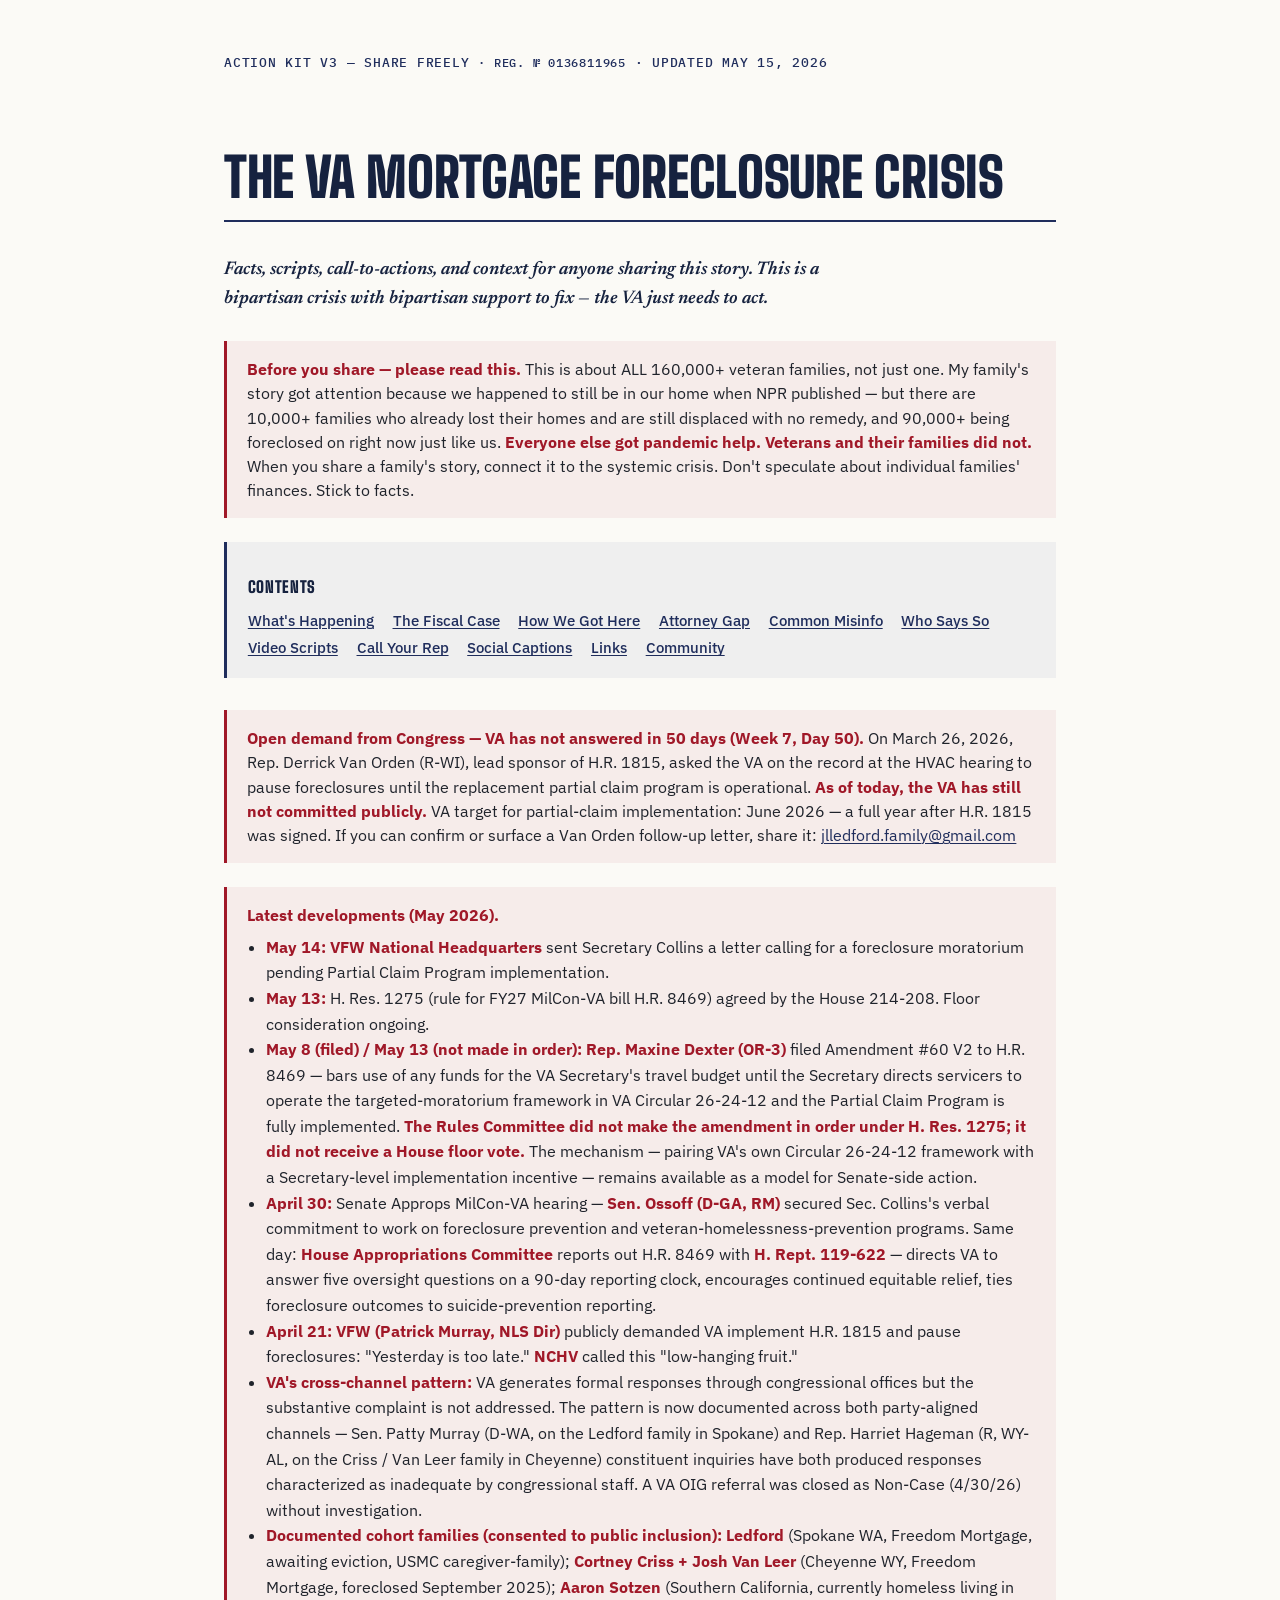
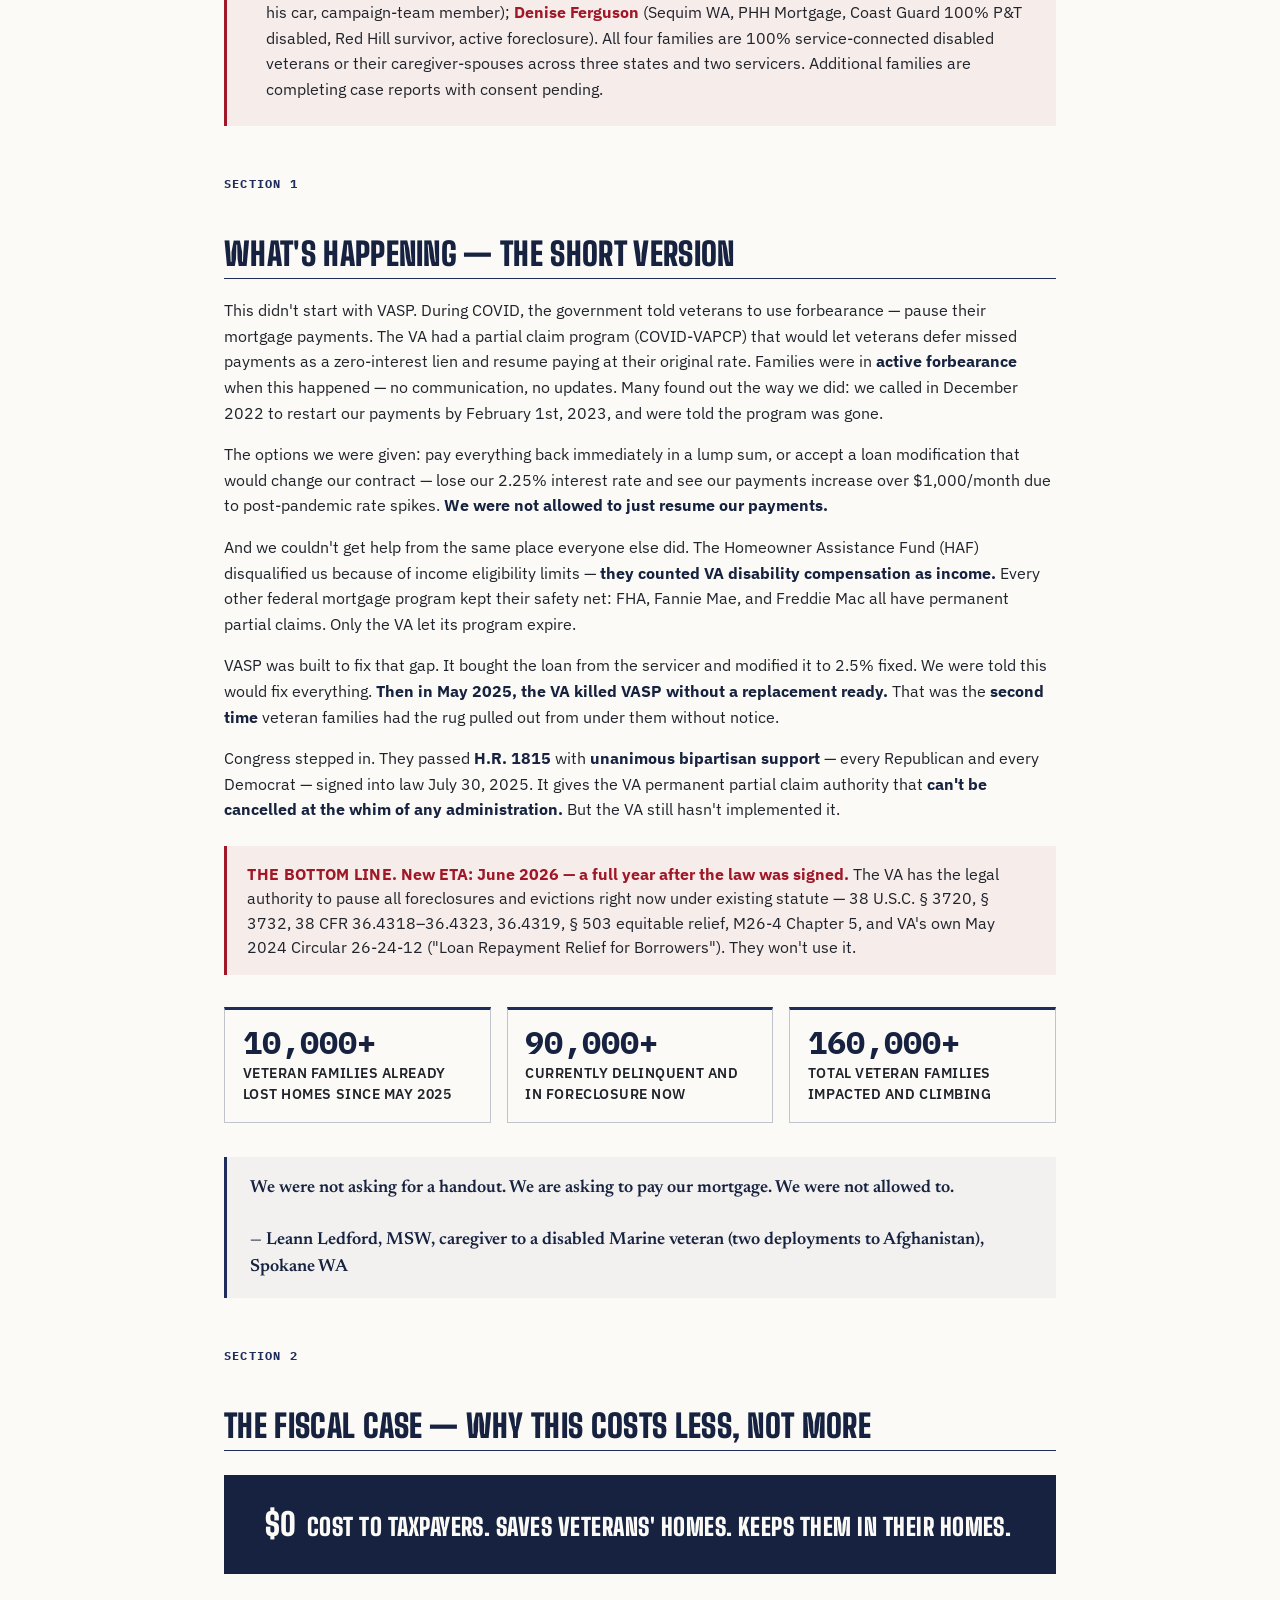
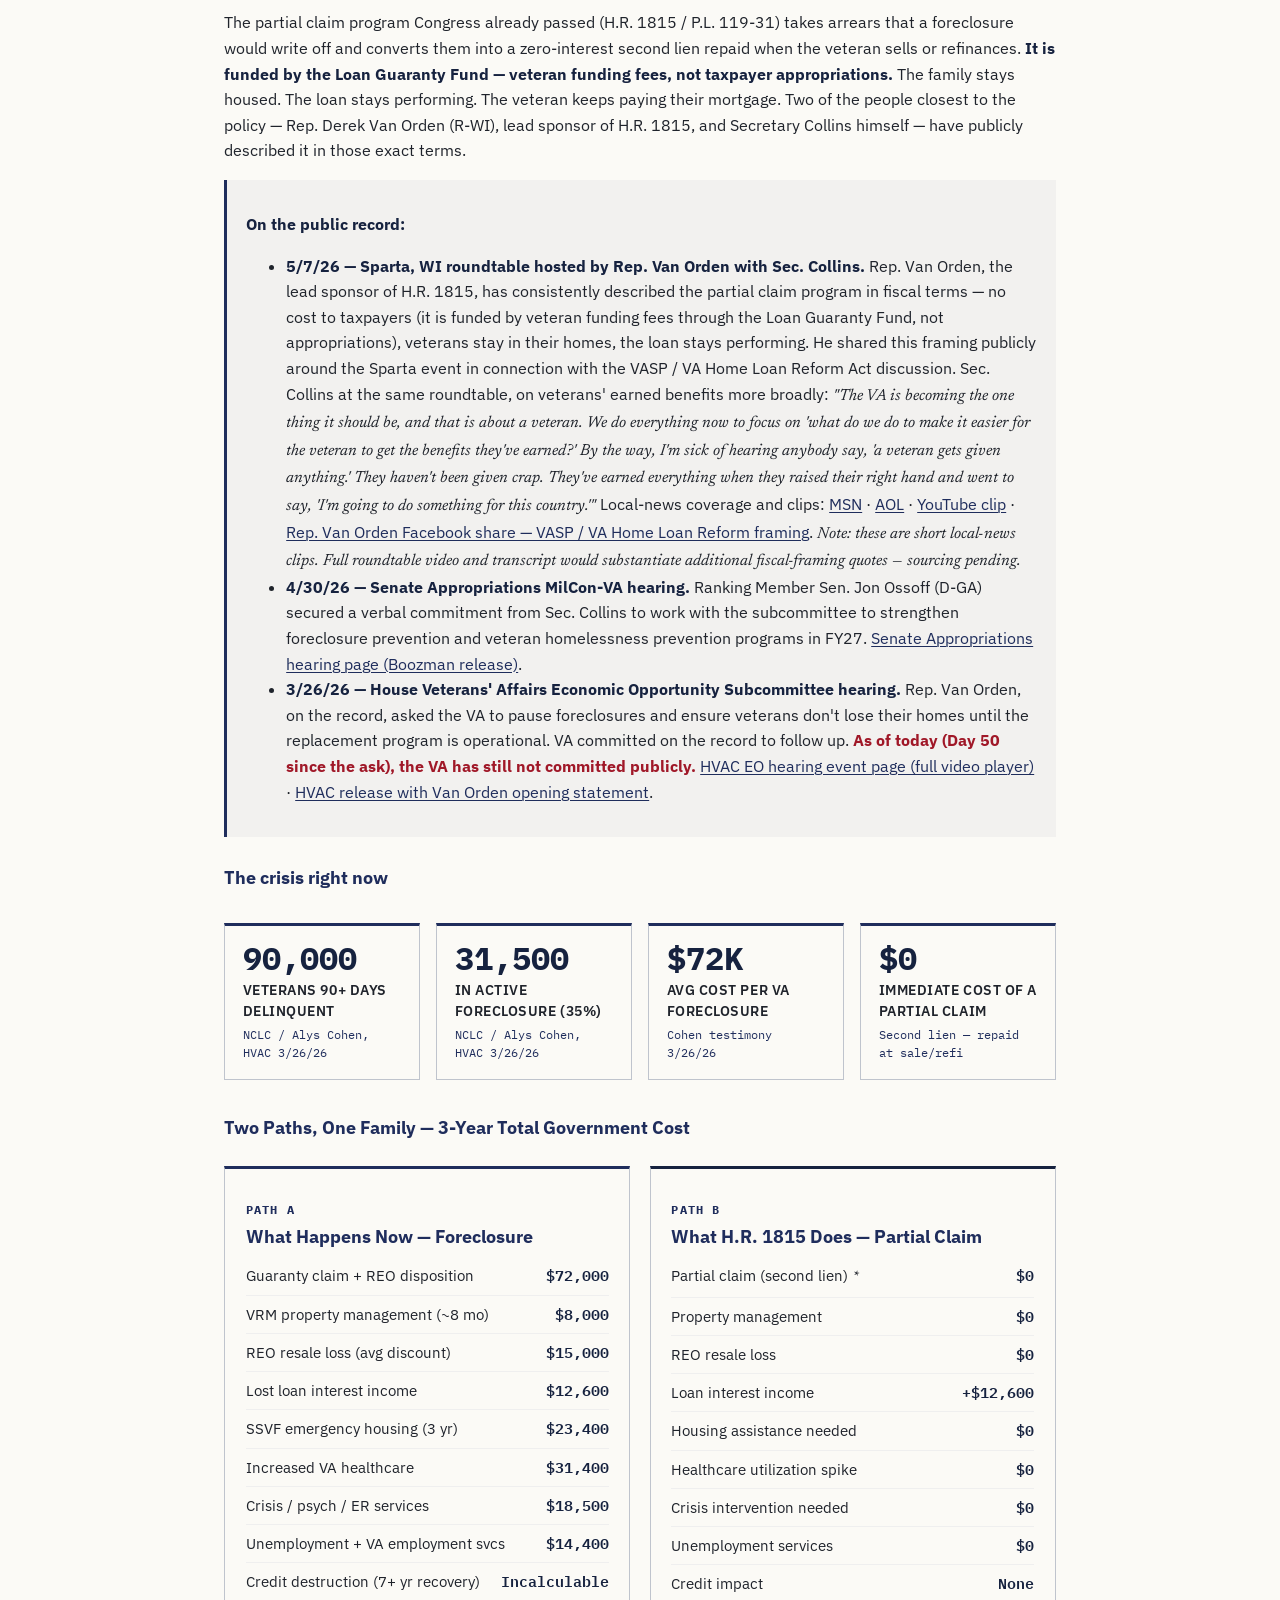
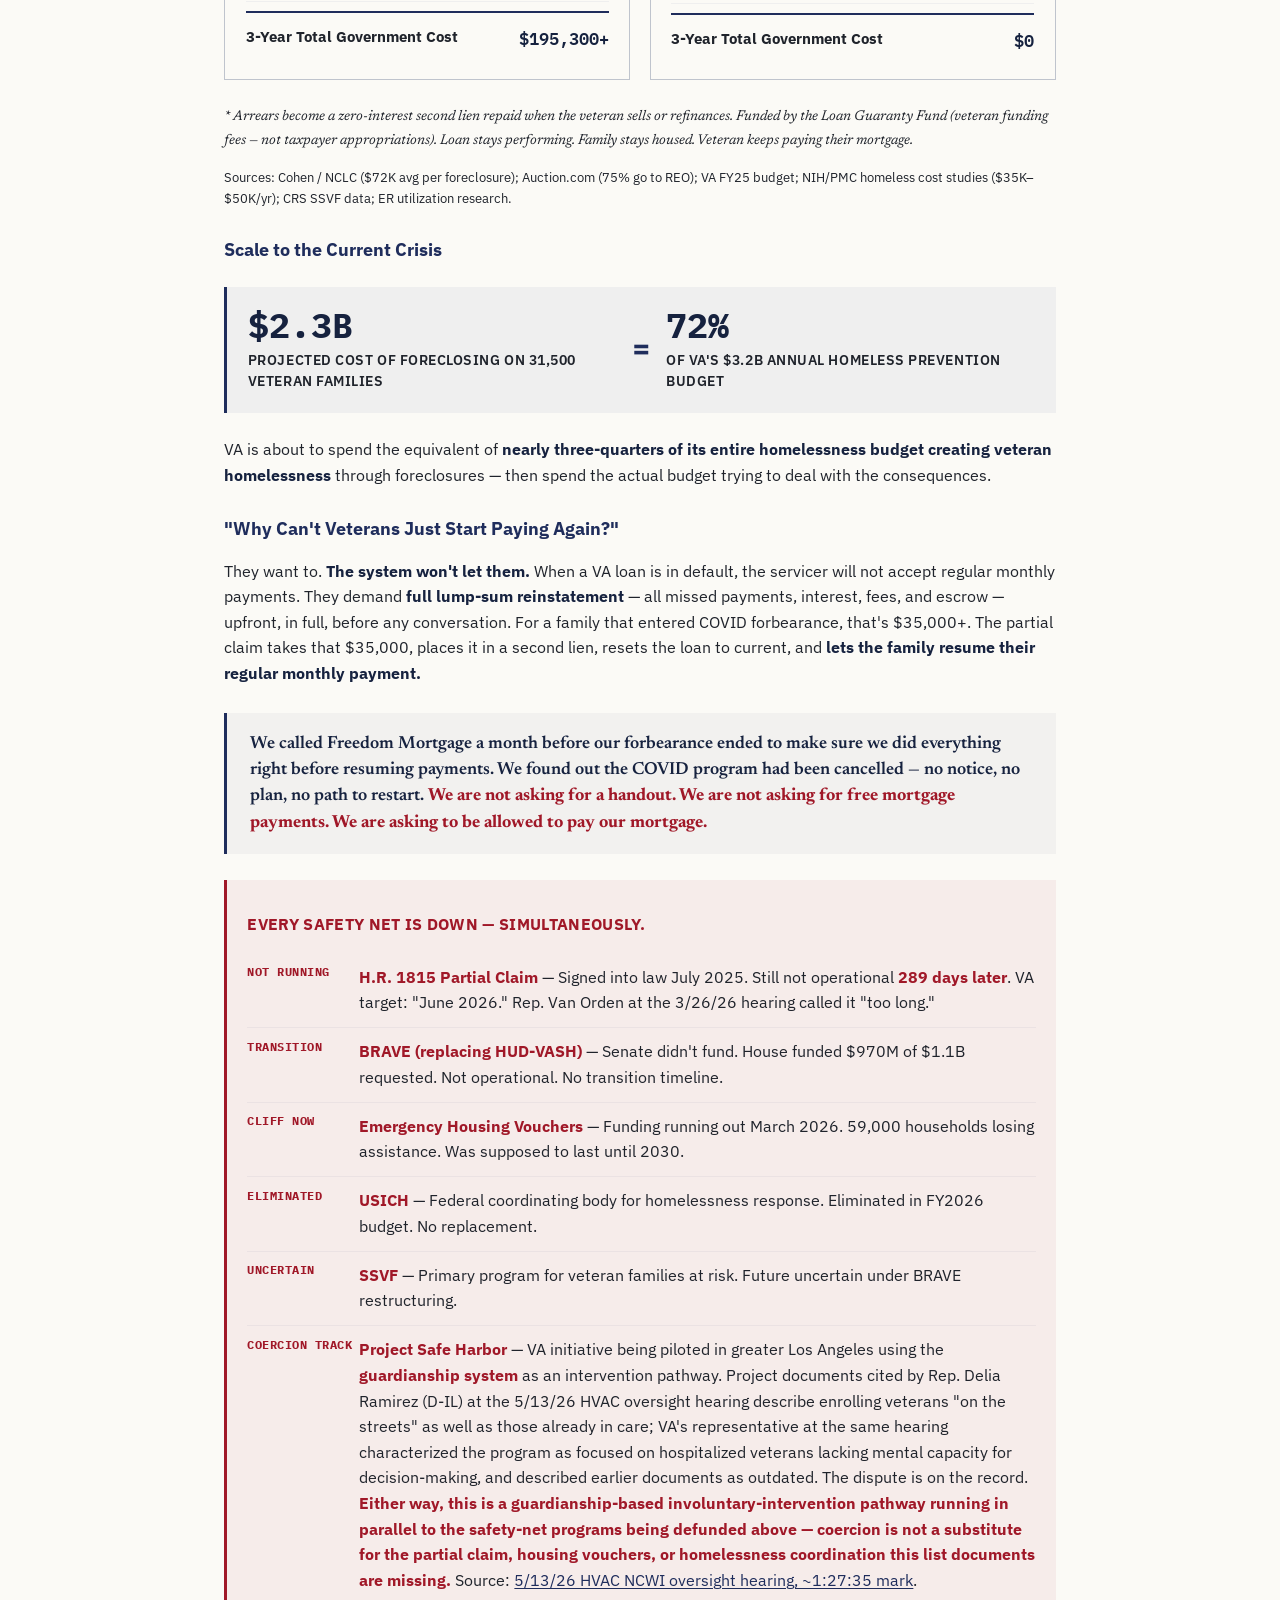
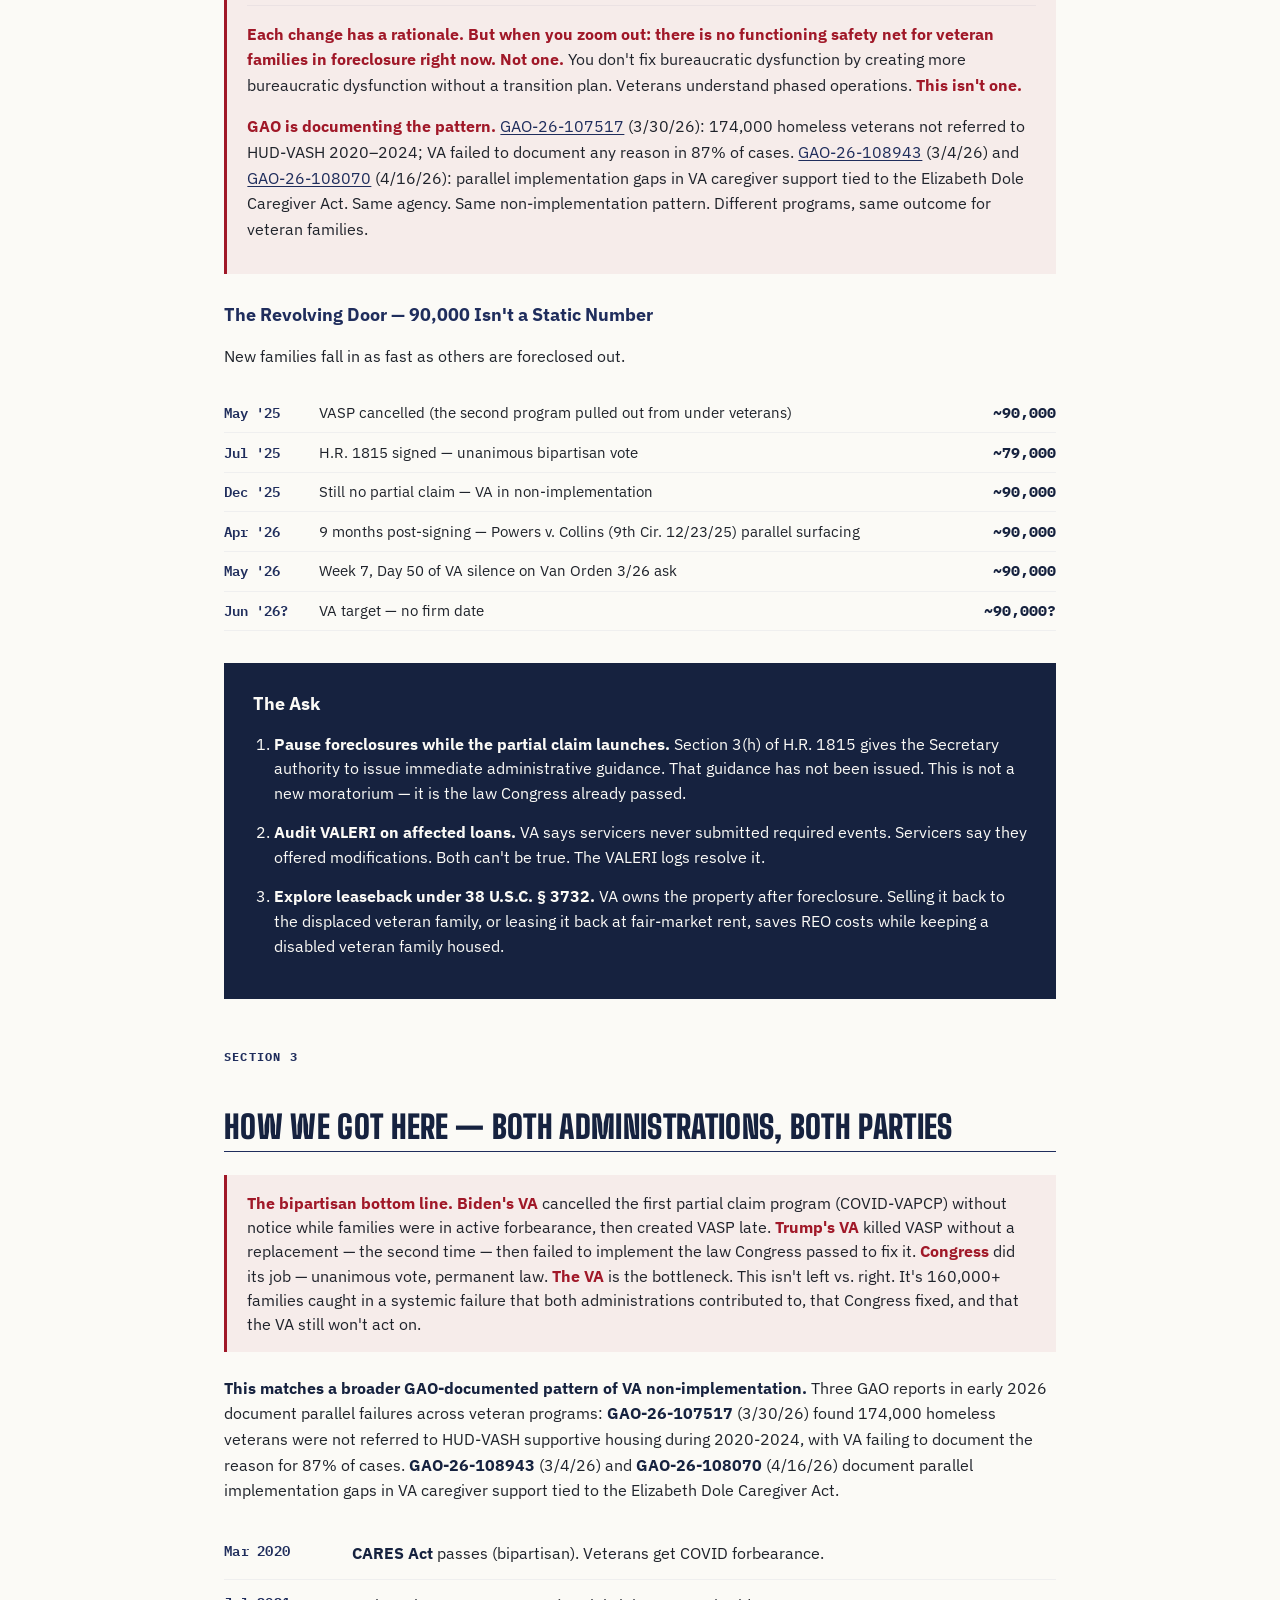
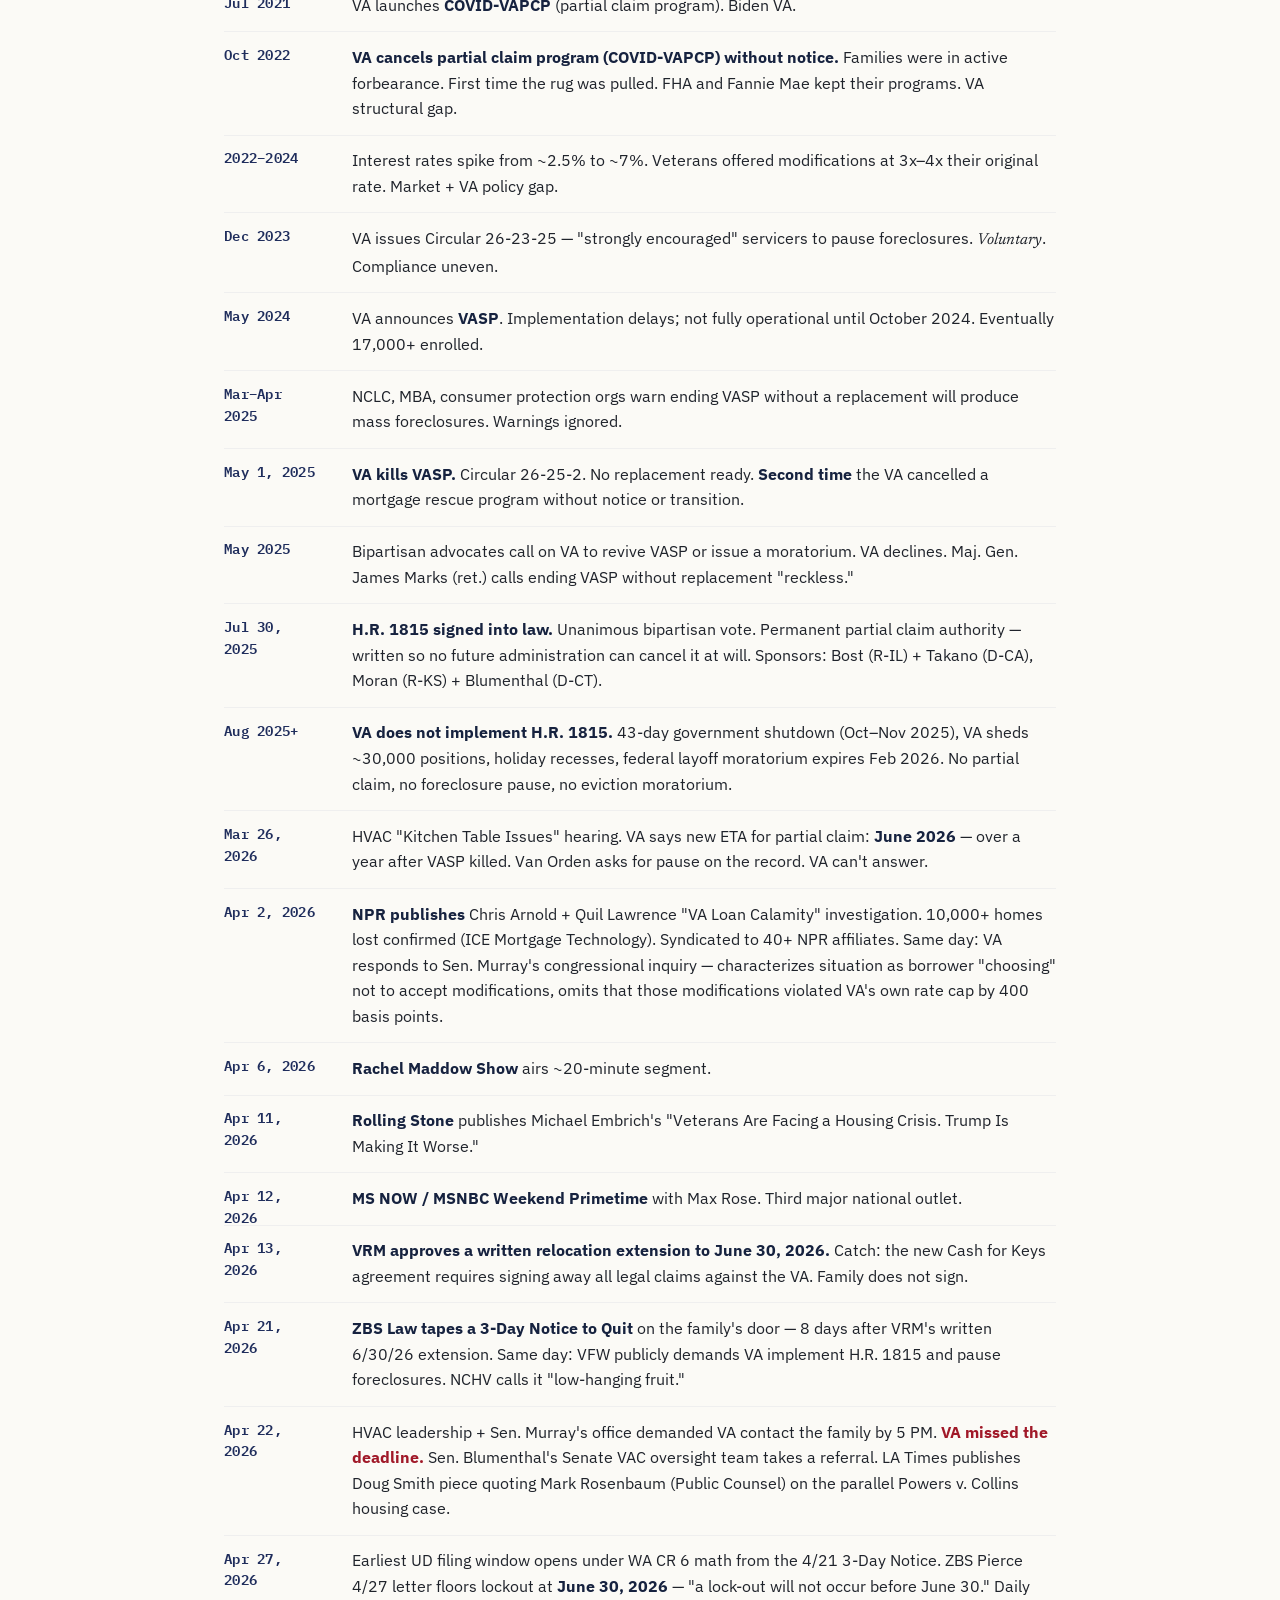
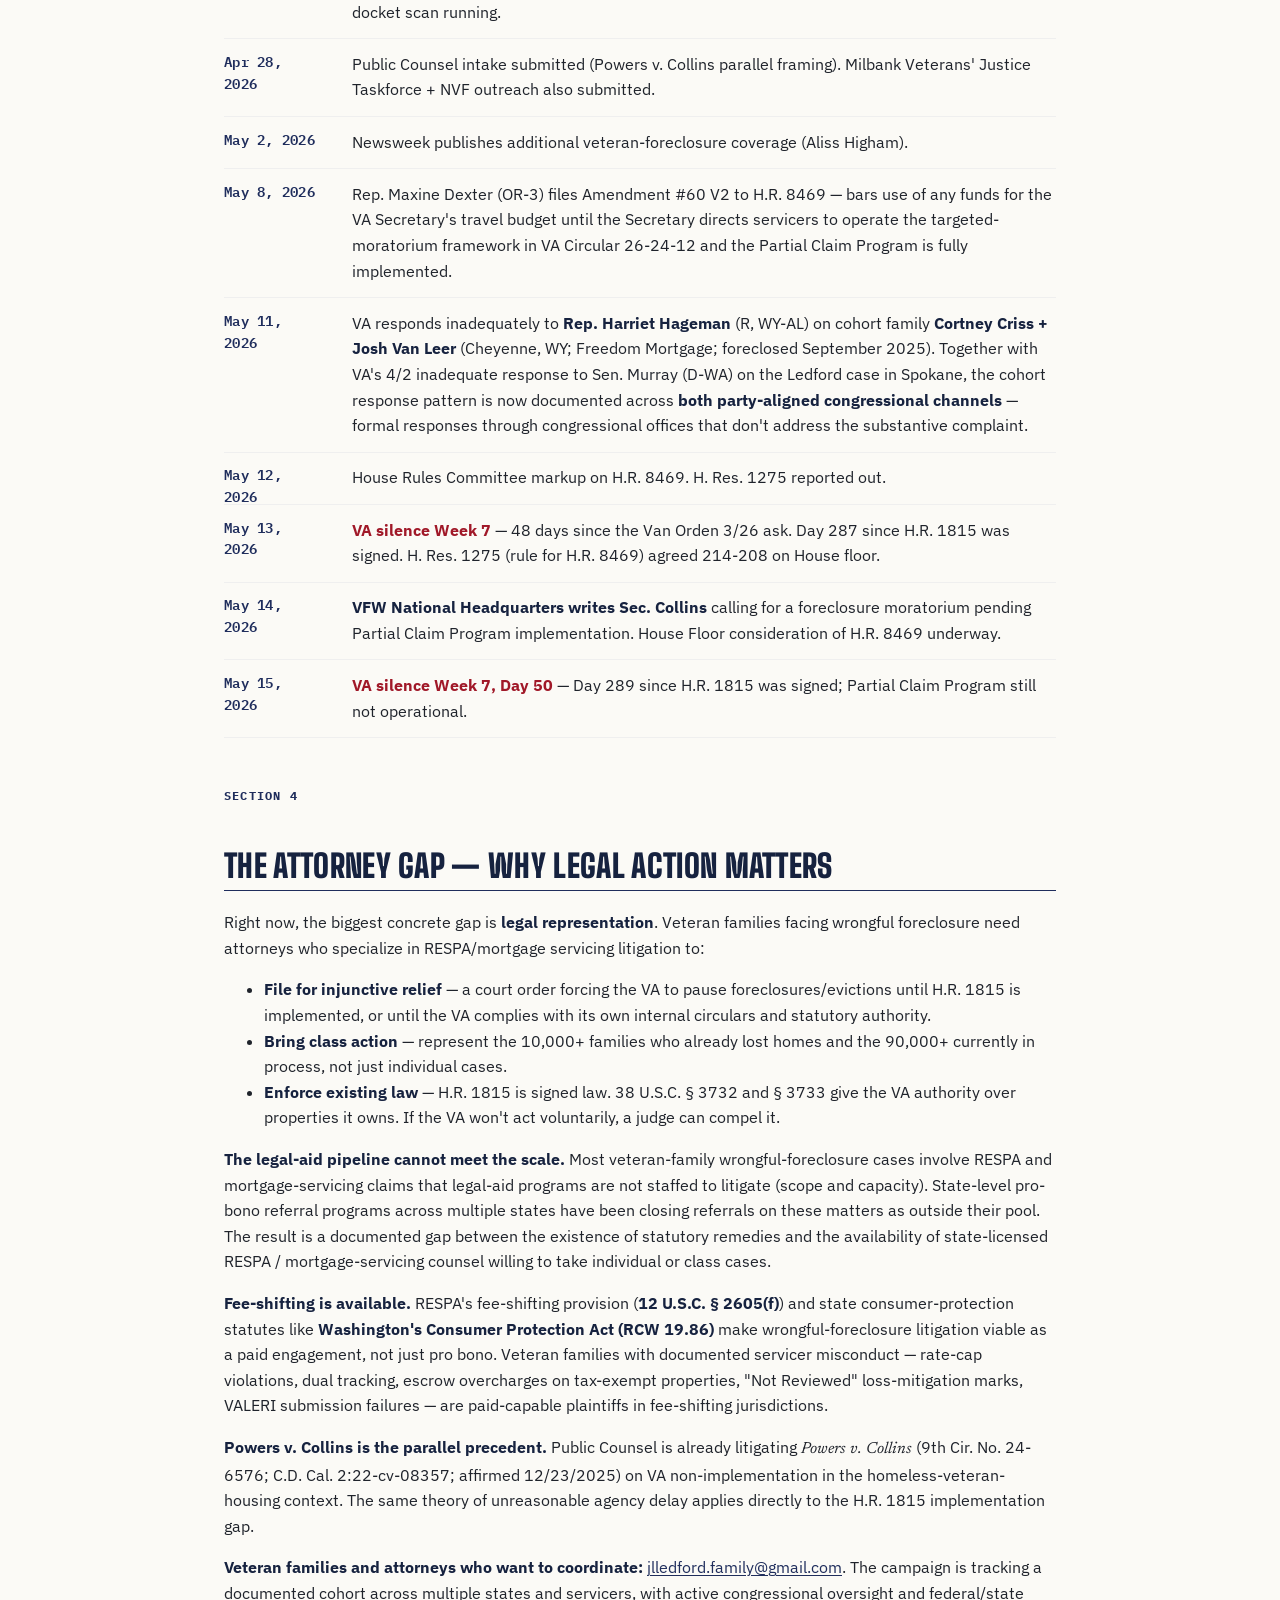
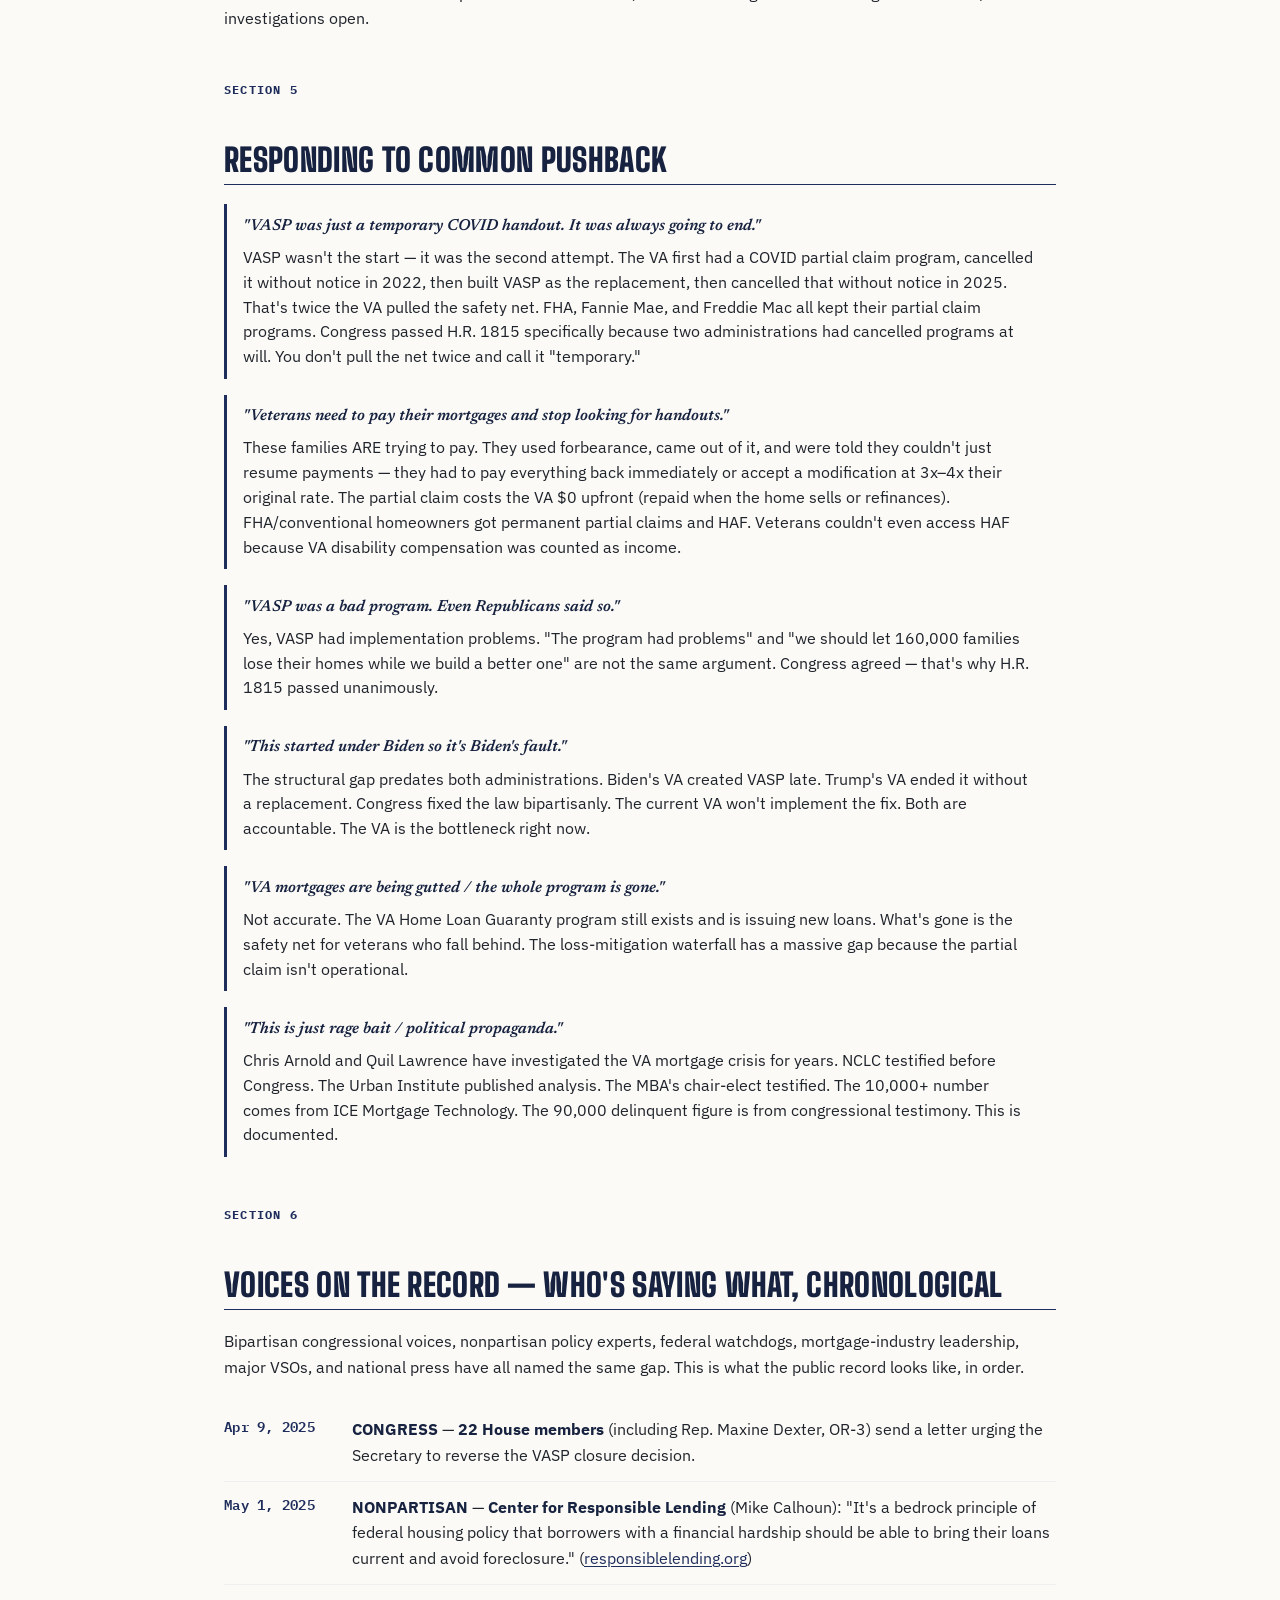
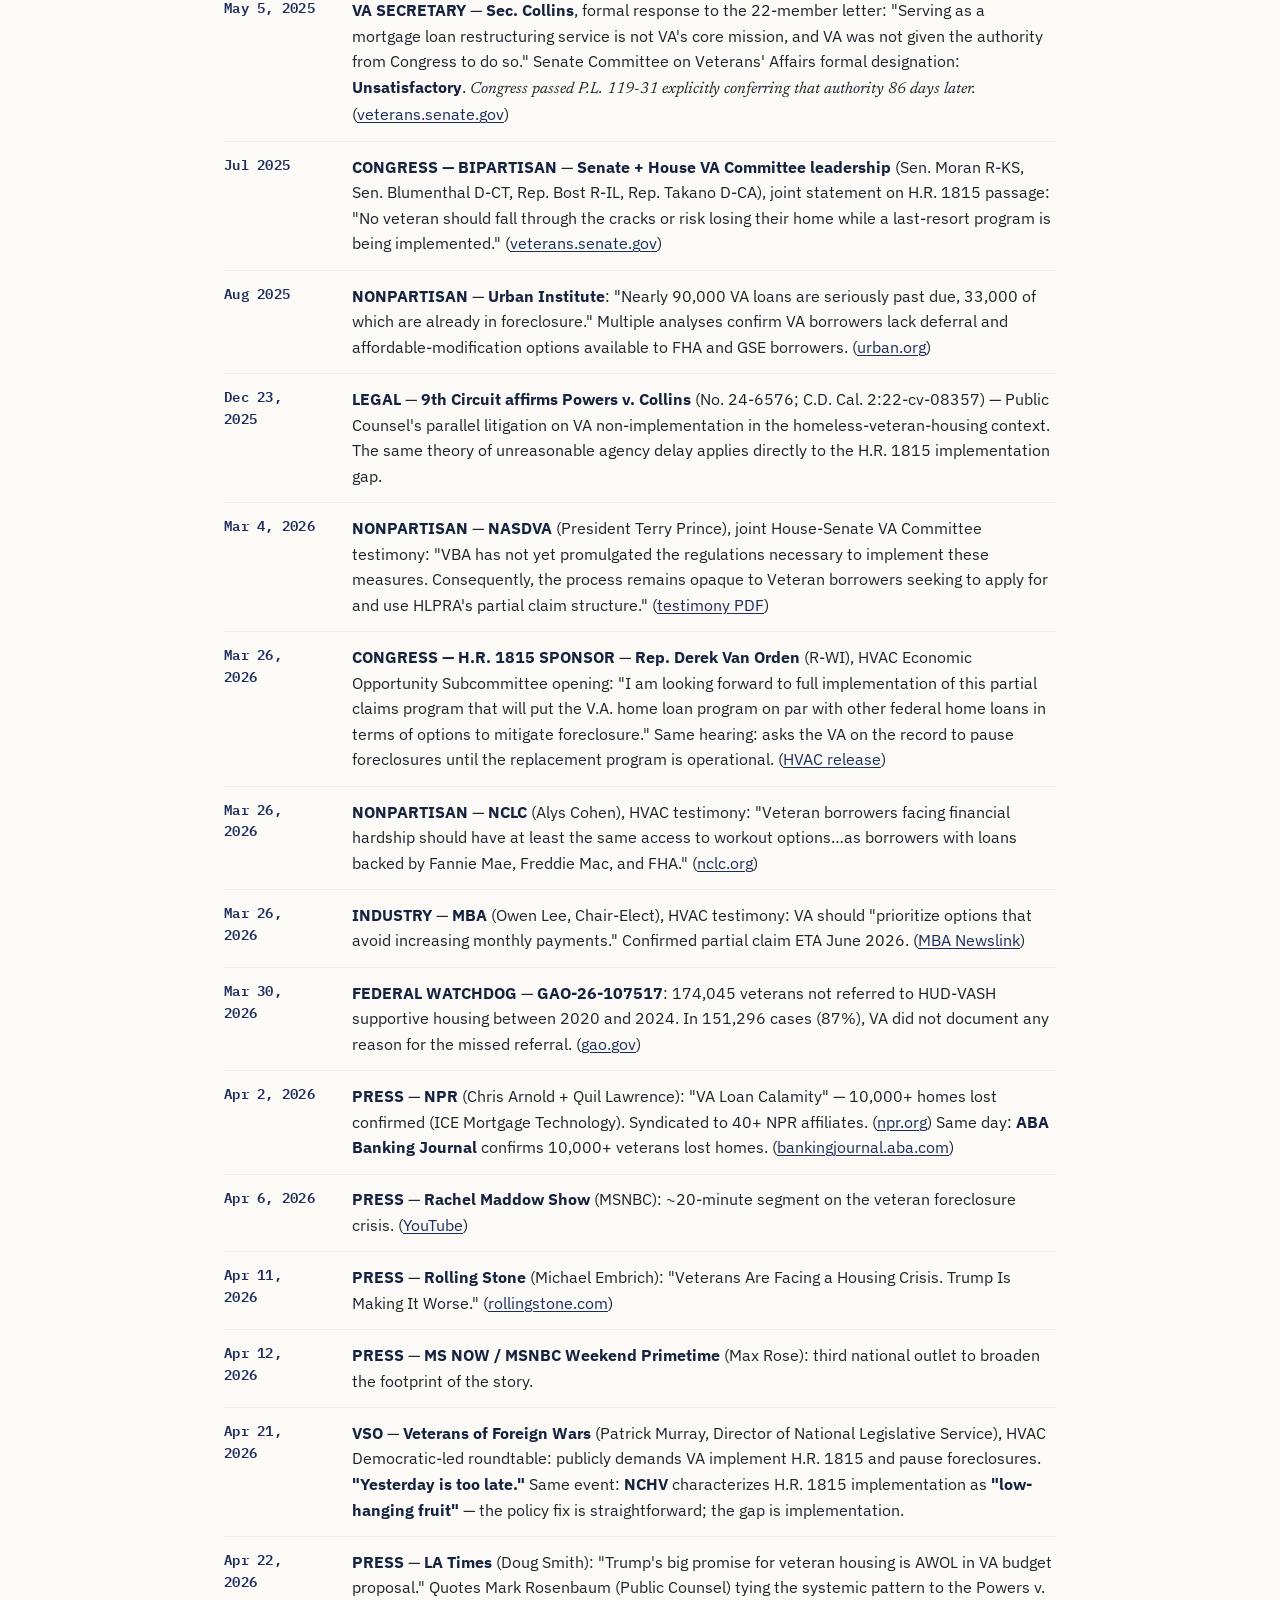
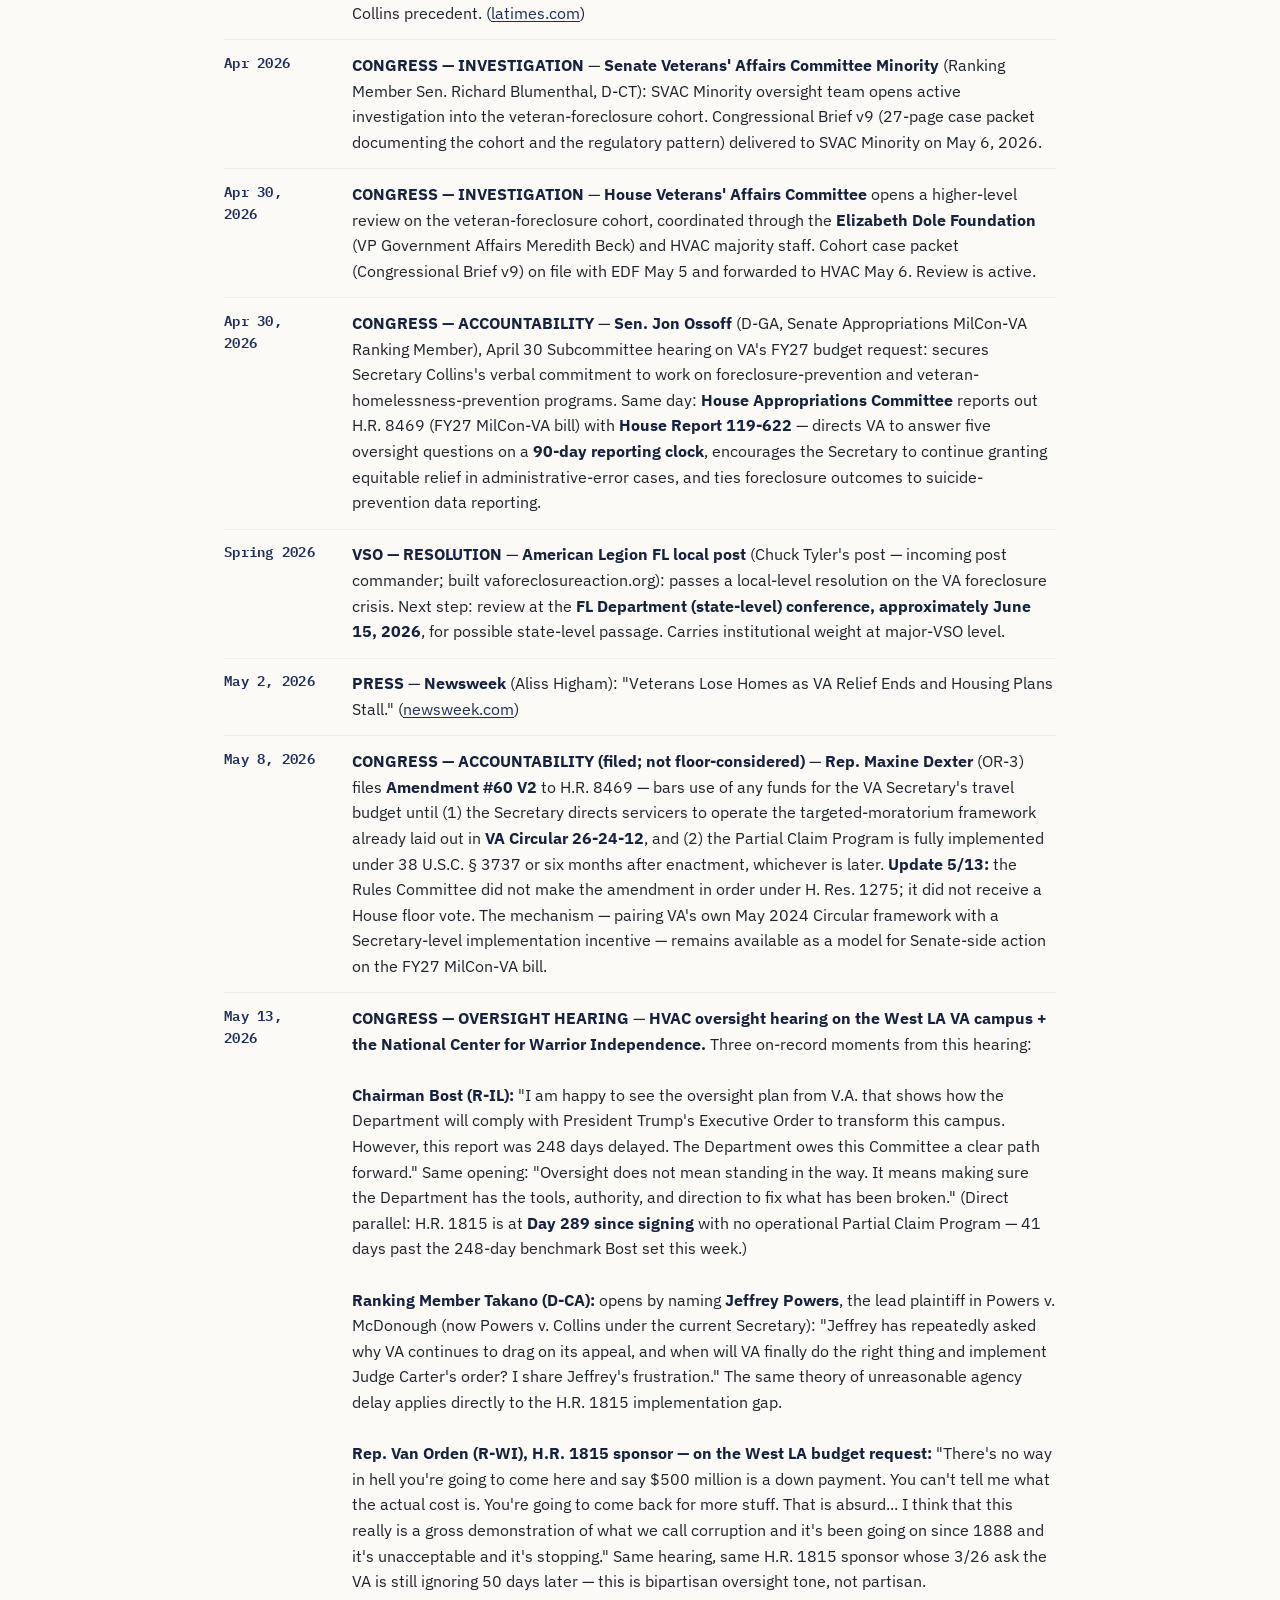
<file: index.html>
<!doctype html>
<html lang="en">
<head>
<meta charset="utf-8">
<meta name="viewport" content="width=device-width,initial-scale=1">
<title>VA Foreclosure Crisis — Action Kit</title>
<meta property="og:title" content="VA Foreclosure Crisis — Action Kit">
<meta property="og:description" content="Facts, scripts, call-to-actions, and resources. 160,000+ veteran families impacted. Bipartisan crisis, bipartisan fix — but the VA won't act.">
<link rel="stylesheet" href="shared/brand.css">
<style>
  .copy-box { background:var(--indigo-tint-4); border-left:3px solid var(--indigo); padding:1em 1.2em; margin:1em 0; font-family:var(--face-body); font-size:0.96rem; line-height:1.55; white-space:pre-wrap; }
  .pushback { border-left:3px solid var(--indigo); padding:0.6em 1em; margin:1em 0; background:var(--bg); }
  .pushback .claim { font-family:var(--face-editorial); font-weight:600; font-style:italic; color:var(--indigo-deep); display:block; margin-bottom:0.4em; }
  .sources-grid { display:grid; grid-template-columns:repeat(auto-fit,minmax(280px,1fr)); gap:1em; margin:1.5em 0; }
  .source-card { border:1px solid var(--cell-border); border-top:3px solid var(--indigo); padding:1em 1.1em; background:var(--bg); }
  .source-card .org { font-family:var(--face-body); font-weight:700; font-size:0.85rem; color:var(--indigo); text-transform:uppercase; letter-spacing:0.04em; }
  .source-card .who { font-family:var(--face-editorial); font-weight:600; font-size:1.02rem; color:var(--indigo-deep); margin:0.2em 0 0.5em; display:block; }
  .source-card blockquote { font-size:0.92rem; padding:0.6em 0.9em; margin:0.4em 0 0.5em; }
  .links-grid { display:grid; grid-template-columns:repeat(auto-fit,minmax(260px,1fr)); gap:1em; }
  .link-card { border:1px solid var(--cell-border); border-left:3px solid var(--indigo); padding:0.9em 1em; background:var(--bg); }
  .link-card a { display:block; font-weight:600; margin-bottom:0.3em; }
  /* Fiscal Case section (consolidated from fiscal-dashboard) */
  .path-grid { display:grid; grid-template-columns:repeat(auto-fit,minmax(320px,1fr)); gap:1.2em; margin:1.5em 0; }
  .path-card { border:1px solid var(--cell-border); border-top:3px solid var(--indigo); background:var(--bg); padding:1.2em 1.3em; }
  .path-card.path-b { border-top-color:var(--indigo-deep); }
  .path-card h3 { margin-top:0; }
  .cost-line { display:flex; justify-content:space-between; gap:1em; padding:0.45em 0; border-bottom:1px solid var(--indigo-tint-5); font-size:0.95rem; }
  .cost-line:last-of-type { border-bottom:none; }
  .cost-line .amt { font-family:var(--face-mono); font-weight:600; color:var(--indigo-deep); white-space:nowrap; }
  .cost-line.total { padding-top:0.8em; margin-top:0.6em; border-top:2px solid var(--indigo); font-weight:700; }
  .cost-line.total .amt { font-size:1.05rem; color:var(--indigo-deep); }
  .scale-block { display:grid; grid-template-columns:1fr auto 1fr; gap:1em; align-items:center; background:var(--indigo-tint-5); border-left:3px solid var(--indigo); padding:1.3em; margin:1.5em 0; }
  .scale-block .figure { font-family:var(--face-mono); font-weight:700; font-size:2.2rem; color:var(--indigo-deep); line-height:1; }
  .scale-block .equals { font-family:var(--face-display); font-weight:900; font-size:2rem; color:var(--indigo); text-align:center; }
  .scale-block .label { font-family:var(--face-body); font-weight:600; font-size:0.85rem; text-transform:uppercase; letter-spacing:0.04em; margin-top:0.4em; display:block; }
  .revolving { margin:1.5em 0; }
  .revolving-row { display:grid; grid-template-columns:80px 1fr 90px; gap:1em; align-items:baseline; padding:0.5em 0; border-bottom:1px solid var(--indigo-tint-5); font-size:0.92rem; }
  .revolving-row .when { font-family:var(--face-mono); font-weight:600; color:var(--indigo); font-size:0.85rem; }
  .revolving-row .who { font-family:var(--face-mono); font-weight:700; color:var(--indigo-deep); text-align:right; }
  .ask-block { background:var(--indigo-deep); color:var(--bg); padding:1.6em 1.8em; margin:2em 0; }
  .ask-block h2, .ask-block h3 { color:var(--bg); border:none; margin-top:0; }
  .ask-block ol { padding-left:1.3em; margin:0.8em 0 0; }
  .ask-block li { margin:0.9em 0; line-height:1.55; }
  .ask-block li strong { color:var(--bg); }
  .ask-block a { color:var(--bg); }
  .net-list { list-style:none; padding:0; margin:1em 0; }
  .net-list li { padding:0.7em 0 0.7em 7em; border-bottom:1px solid var(--indigo-tint-5); position:relative; }
  .net-list li .status { position:absolute; left:0; top:0.7em; font-family:var(--face-mono); font-weight:700; font-size:0.78rem; color:var(--crimson); text-transform:uppercase; letter-spacing:0.04em; }
  .fiscal-headline { background:var(--indigo-deep); color:var(--bg); padding:1.3em 1.5em; margin:1em 0 1.5em; font-family:var(--face-display); font-weight:900; font-size:clamp(1.15rem, 2.4vw, 1.5rem); text-transform:uppercase; letter-spacing:0.02em; line-height:1.2; }
  .fiscal-headline .figure { color:var(--bg); font-size:1.3em; display:inline-block; padding:0 0.15em; }
  .video-callout { background:var(--indigo-tint-4); border-left:3px solid var(--indigo); padding:1em 1.2em; margin:1em 0; }
  .video-callout strong { color:var(--indigo-deep); }
  @media (max-width:600px) {
    .scale-block { grid-template-columns:1fr; text-align:center; }
    .scale-block .equals { transform:rotate(90deg); }
    .revolving-row { grid-template-columns:1fr; }
    .revolving-row .who { text-align:left; }
    .net-list li { padding-left:0; padding-top:1.6em; }
    .net-list li .status { position:static; display:block; margin-bottom:0.2em; }
  }
</style>
</head>
<body>
<main class="page">

<p class="meta-strip">Action Kit v3 — Share Freely <span class="reg-num">· REG. № 0136811965</span> · Updated May 15, 2026</p>

<h1>The VA Mortgage Foreclosure Crisis</h1>

<p class="subtitle">Facts, scripts, call-to-actions, and context for anyone sharing this story. This is a bipartisan crisis with bipartisan support to fix — the VA just needs to act.</p>

<div class="callout"><strong>Before you share — please read this.</strong> This is about ALL 160,000+ veteran families, not just one. My family's story got attention because we happened to still be in our home when NPR published — but there are 10,000+ families who already lost their homes and are still displaced with no remedy, and 90,000+ being foreclosed on right now just like us. <strong>Everyone else got pandemic help. Veterans and their families did not.</strong> When you share a family's story, connect it to the systemic crisis. Don't speculate about individual families' finances. Stick to facts.</div>

<nav class="toc">
<p class="toc-title">Contents</p>
<a href="#whats-happening">What's Happening</a>
<a href="#fiscal-case">The Fiscal Case</a>
<a href="#timeline">How We Got Here</a>
<a href="#attorney">Attorney Gap</a>
<a href="#misinfo">Common Misinfo</a>
<a href="#who-says">Who Says So</a>
<a href="#video">Video Scripts</a>
<a href="#call">Call Your Rep</a>
<a href="#captions">Social Captions</a>
<a href="#links">Links</a>
<a href="#community">Community</a>
</nav>

<div class="callout"><strong>Open demand from Congress — VA has not answered in 50 days (Week 7, Day 50).</strong> On March 26, 2026, Rep. Derrick Van Orden (R-WI), lead sponsor of H.R. 1815, asked the VA on the record at the HVAC hearing to pause foreclosures until the replacement partial claim program is operational. <span class="harm-flag">As of today, the VA has still not committed publicly.</span> VA target for partial-claim implementation: June 2026 — a full year after H.R. 1815 was signed. If you can confirm or surface a Van Orden follow-up letter, share it: <a href="mailto:jlledford.family@gmail.com">jlledford.family@gmail.com</a></div>

<div class="callout"><strong>Latest developments (May 2026).</strong>
<ul style="margin:0.5em 0; padding-left:1.2em;">
<li><strong>May 14:</strong> <strong>VFW National Headquarters</strong> sent Secretary Collins a letter calling for a foreclosure moratorium pending Partial Claim Program implementation.</li>
<li><strong>May 13:</strong> H. Res. 1275 (rule for FY27 MilCon-VA bill H.R. 8469) agreed by the House 214-208. Floor consideration ongoing.</li>
<li><strong>May 8 (filed) / May 13 (not made in order):</strong> <strong>Rep. Maxine Dexter (OR-3)</strong> filed Amendment #60 V2 to H.R. 8469 — bars use of any funds for the VA Secretary's travel budget until the Secretary directs servicers to operate the targeted-moratorium framework in VA Circular 26-24-12 and the Partial Claim Program is fully implemented. <strong>The Rules Committee did not make the amendment in order under H. Res. 1275; it did not receive a House floor vote.</strong> The mechanism — pairing VA's own Circular 26-24-12 framework with a Secretary-level implementation incentive — remains available as a model for Senate-side action.</li>
<li><strong>April 30:</strong> Senate Approps MilCon-VA hearing — <strong>Sen. Ossoff (D-GA, RM)</strong> secured Sec. Collins's verbal commitment to work on foreclosure prevention and veteran-homelessness-prevention programs. Same day: <strong>House Appropriations Committee</strong> reports out H.R. 8469 with <strong>H. Rept. 119-622</strong> — directs VA to answer five oversight questions on a 90-day reporting clock, encourages continued equitable relief, ties foreclosure outcomes to suicide-prevention reporting.</li>
<li><strong>April 21:</strong> <strong>VFW (Patrick Murray, NLS Dir)</strong> publicly demanded VA implement H.R. 1815 and pause foreclosures: "Yesterday is too late." <strong>NCHV</strong> called this "low-hanging fruit."</li>
<li><strong>VA's cross-channel pattern:</strong> VA generates formal responses through congressional offices but the substantive complaint is not addressed. The pattern is now documented across both party-aligned channels — Sen. Patty Murray (D-WA, on the Ledford family in Spokane) and Rep. Harriet Hageman (R, WY-AL, on the Criss / Van Leer family in Cheyenne) constituent inquiries have both produced responses characterized as inadequate by congressional staff. A VA OIG referral was closed as Non-Case (4/30/26) without investigation.</li>
<li><strong>Documented cohort families (consented to public inclusion):</strong> <strong>Ledford</strong> (Spokane WA, Freedom Mortgage, awaiting eviction, USMC caregiver-family); <strong>Cortney Criss + Josh Van Leer</strong> (Cheyenne WY, Freedom Mortgage, foreclosed September 2025); <strong>Aaron Sotzen</strong> (Southern California, currently homeless living in his car, campaign-team member); <strong>Denise Ferguson</strong> (Sequim WA, PHH Mortgage, Coast Guard 100% P&T disabled, Red Hill survivor, active foreclosure). All four families are 100% service-connected disabled veterans or their caregiver-spouses across three states and two servicers. Additional families are completing case reports with consent pending.</li>
</ul>
</div>

<section class="section" id="whats-happening">
<p class="section-label">Section 1</p>
<h2>What's Happening — The Short Version</h2>
<p>This didn't start with VASP. During COVID, the government told veterans to use forbearance — pause their mortgage payments. The VA had a partial claim program (COVID-VAPCP) that would let veterans defer missed payments as a zero-interest lien and resume paying at their original rate. Families were in <strong>active forbearance</strong> when this happened — no communication, no updates. Many found out the way we did: we called in December 2022 to restart our payments by February 1st, 2023, and were told the program was gone.</p>
<p>The options we were given: pay everything back immediately in a lump sum, or accept a loan modification that would change our contract — lose our 2.25% interest rate and see our payments increase over $1,000/month due to post-pandemic rate spikes. <strong>We were not allowed to just resume our payments.</strong></p>
<p>And we couldn't get help from the same place everyone else did. The Homeowner Assistance Fund (HAF) disqualified us because of income eligibility limits — <strong>they counted VA disability compensation as income.</strong> Every other federal mortgage program kept their safety net: FHA, Fannie Mae, and Freddie Mac all have permanent partial claims. Only the VA let its program expire.</p>
<p>VASP was built to fix that gap. It bought the loan from the servicer and modified it to 2.5% fixed. We were told this would fix everything. <strong>Then in May 2025, the VA killed VASP without a replacement ready.</strong> That was the <strong>second time</strong> veteran families had the rug pulled out from under them without notice.</p>
<p>Congress stepped in. They passed <strong>H.R. 1815</strong> with <strong>unanimous bipartisan support</strong> — every Republican and every Democrat — signed into law July 30, 2025. It gives the VA permanent partial claim authority that <strong>can't be cancelled at the whim of any administration.</strong> But the VA still hasn't implemented it.</p>

<div class="callout" style="border-left-color:var(--crimson); background:var(--crimson-tint-6);"><strong style="color:var(--crimson); text-transform:uppercase; letter-spacing:0.02em;">The bottom line.</strong> <strong>New ETA: June 2026 — a full year after the law was signed.</strong> The VA has the legal authority to pause all foreclosures and evictions right now under existing statute — 38 U.S.C. § 3720, § 3732, 38 CFR 36.4318–36.4323, 36.4319, § 503 equitable relief, M26-4 Chapter 5, and VA's own May 2024 Circular 26-24-12 ("Loan Repayment Relief for Borrowers"). They won't use it.</div>

<div class="kpi-grid">
  <div class="kpi-card"><span class="figure">10,000+</span><span class="label">Veteran families already lost homes since May 2025</span></div>
  <div class="kpi-card"><span class="figure">90,000+</span><span class="label">Currently delinquent and in foreclosure now</span></div>
  <div class="kpi-card"><span class="figure">160,000+</span><span class="label">Total veteran families impacted and climbing</span></div>
</div>

<blockquote class="pull-quote">We were not asking for a handout. We are asking to pay our mortgage. We were not allowed to.<br><br>— Leann Ledford, MSW, caregiver to a disabled Marine veteran (two deployments to Afghanistan), Spokane WA</blockquote>
</section>


<section class="section" id="fiscal-case">
<p class="section-label">Section 2</p>
<h2>The Fiscal Case — Why This Costs Less, Not More</h2>

<div class="fiscal-headline">
<span class="figure">$0</span> cost to taxpayers. Saves veterans' homes. Keeps them in their homes.
</div>

<p>The partial claim program Congress already passed (H.R. 1815 / P.L. 119-31) takes arrears that a foreclosure would write off and converts them into a zero-interest second lien repaid when the veteran sells or refinances. <strong>It is funded by the Loan Guaranty Fund — veteran funding fees, not taxpayer appropriations.</strong> The family stays housed. The loan stays performing. The veteran keeps paying their mortgage. Two of the people closest to the policy — Rep. Derek Van Orden (R-WI), lead sponsor of H.R. 1815, and Secretary Collins himself — have publicly described it in those exact terms.</p>

<div class="video-callout">
<p><strong>On the public record:</strong></p>
<ul>
<li><strong>5/7/26 — Sparta, WI roundtable hosted by Rep. Van Orden with Sec. Collins.</strong> Rep. Van Orden, the lead sponsor of H.R. 1815, has consistently described the partial claim program in fiscal terms — no cost to taxpayers (it is funded by veteran funding fees through the Loan Guaranty Fund, not appropriations), veterans stay in their homes, the loan stays performing. He shared this framing publicly around the Sparta event in connection with the VASP / VA Home Loan Reform Act discussion. Sec. Collins at the same roundtable, on veterans' earned benefits more broadly: <em>"The VA is becoming the one thing it should be, and that is about a veteran. We do everything now to focus on 'what do we do to make it easier for the veteran to get the benefits they've earned?' By the way, I'm sick of hearing anybody say, 'a veteran gets given anything.' They haven't been given crap. They've earned everything when they raised their right hand and went to say, 'I'm going to do something for this country.'"</em> Local-news coverage and clips: <a href="https://www.msn.com/en-us/politics/government/rep-van-orden-discusses-veterans-and-va-challenges-at-roundtable/ar-AA22DeJG">MSN</a> · <a href="https://www.aol.com/news/veterans-issues-center-stage-roundtable-153555111.html">AOL</a> · <a href="https://www.youtube.com/watch?v=vPP-LzMIpLM">YouTube clip</a> · <a href="https://www.facebook.com/share/v/1Fznu4iECt/">Rep. Van Orden Facebook share — VASP / VA Home Loan Reform framing</a>. <em>Note: these are short local-news clips. Full roundtable video and transcript would substantiate additional fiscal-framing quotes — sourcing pending.</em></li>
<li><strong>4/30/26 — Senate Appropriations MilCon-VA hearing.</strong> Ranking Member Sen. Jon Ossoff (D-GA) secured a verbal commitment from Sec. Collins to work with the subcommittee to strengthen foreclosure prevention and veteran homelessness prevention programs in FY27. <a href="https://www.boozman.senate.gov/public/index.cfm/2026/4/boozman-holds-hearing-examining-fy27-budget-request-for-department-of-veterans-affairs">Senate Appropriations hearing page (Boozman release)</a>.</li>
<li><strong>3/26/26 — House Veterans' Affairs Economic Opportunity Subcommittee hearing.</strong> Rep. Van Orden, on the record, asked the VA to pause foreclosures and ensure veterans don't lose their homes until the replacement program is operational. VA committed on the record to follow up. <span class="harm-flag">As of today (Day 50 since the ask), the VA has still not committed publicly.</span> <a href="https://veterans.house.gov/calendar/eventsingle.aspx?EventID=7881">HVAC EO hearing event page (full video player)</a> · <a href="https://veterans.house.gov/news/documentsingle.aspx?DocumentID=7885">HVAC release with Van Orden opening statement</a>.</li>
</ul>
</div>

<h3>The crisis right now</h3>
<div class="kpi-grid">
  <div class="kpi-card"><span class="figure">90,000</span><span class="label">Veterans 90+ days delinquent</span><span class="source">NCLC / Alys Cohen, HVAC 3/26/26</span></div>
  <div class="kpi-card"><span class="figure">31,500</span><span class="label">In active foreclosure (35%)</span><span class="source">NCLC / Alys Cohen, HVAC 3/26/26</span></div>
  <div class="kpi-card"><span class="figure">$72K</span><span class="label">Avg cost per VA foreclosure</span><span class="source">Cohen testimony 3/26/26</span></div>
  <div class="kpi-card"><span class="figure">$0</span><span class="label">Immediate cost of a partial claim</span><span class="source">Second lien — repaid at sale/refi</span></div>
</div>

<h3>Two Paths, One Family — 3-Year Total Government Cost</h3>
<div class="path-grid">
  <div class="path-card">
    <p class="section-label">Path A</p>
    <h3>What Happens Now — Foreclosure</h3>
    <div class="cost-line"><span>Guaranty claim + REO disposition</span><span class="amt">$72,000</span></div>
    <div class="cost-line"><span>VRM property management (~8 mo)</span><span class="amt">$8,000</span></div>
    <div class="cost-line"><span>REO resale loss (avg discount)</span><span class="amt">$15,000</span></div>
    <div class="cost-line"><span>Lost loan interest income</span><span class="amt">$12,600</span></div>
    <div class="cost-line"><span>SSVF emergency housing (3 yr)</span><span class="amt">$23,400</span></div>
    <div class="cost-line"><span>Increased VA healthcare</span><span class="amt">$31,400</span></div>
    <div class="cost-line"><span>Crisis / psych / ER services</span><span class="amt">$18,500</span></div>
    <div class="cost-line"><span>Unemployment + VA employment svcs</span><span class="amt">$14,400</span></div>
    <div class="cost-line"><span>Credit destruction (7+ yr recovery)</span><span class="amt">Incalculable</span></div>
    <div class="cost-line total"><span>3-Year Total Government Cost</span><span class="amt">$195,300+</span></div>
  </div>

  <div class="path-card path-b">
    <p class="section-label">Path B</p>
    <h3>What H.R. 1815 Does — Partial Claim</h3>
    <div class="cost-line"><span>Partial claim (second lien) <em>*</em></span><span class="amt">$0</span></div>
    <div class="cost-line"><span>Property management</span><span class="amt">$0</span></div>
    <div class="cost-line"><span>REO resale loss</span><span class="amt">$0</span></div>
    <div class="cost-line"><span>Loan interest income</span><span class="amt">+$12,600</span></div>
    <div class="cost-line"><span>Housing assistance needed</span><span class="amt">$0</span></div>
    <div class="cost-line"><span>Healthcare utilization spike</span><span class="amt">$0</span></div>
    <div class="cost-line"><span>Crisis intervention needed</span><span class="amt">$0</span></div>
    <div class="cost-line"><span>Unemployment services</span><span class="amt">$0</span></div>
    <div class="cost-line"><span>Credit impact</span><span class="amt">None</span></div>
    <div class="cost-line total"><span>3-Year Total Government Cost</span><span class="amt">$0</span></div>
  </div>
</div>

<p style="font-size:0.88rem;"><em>* Arrears become a zero-interest second lien repaid when the veteran sells or refinances. Funded by the Loan Guaranty Fund (veteran funding fees — not taxpayer appropriations). Loan stays performing. Family stays housed. Veteran keeps paying their mortgage.</em></p>

<p style="font-size:0.82rem; color:var(--charcoal);">Sources: Cohen / NCLC ($72K avg per foreclosure); Auction.com (75% go to REO); VA FY25 budget; NIH/PMC homeless cost studies ($35K–$50K/yr); CRS SSVF data; ER utilization research.</p>

<h3>Scale to the Current Crisis</h3>
<div class="scale-block">
  <div><span class="figure">$2.3B</span><span class="label">Projected cost of foreclosing on 31,500 veteran families</span></div>
  <div class="equals">=</div>
  <div><span class="figure">72%</span><span class="label">of VA's $3.2B annual homeless prevention budget</span></div>
</div>
<p>VA is about to spend the equivalent of <strong>nearly three-quarters of its entire homelessness budget creating veteran homelessness</strong> through foreclosures — then spend the actual budget trying to deal with the consequences.</p>

<h3>"Why Can't Veterans Just Start Paying Again?"</h3>
<p>They want to. <strong>The system won't let them.</strong> When a VA loan is in default, the servicer will not accept regular monthly payments. They demand <strong>full lump-sum reinstatement</strong> — all missed payments, interest, fees, and escrow — upfront, in full, before any conversation. For a family that entered COVID forbearance, that's $35,000+. The partial claim takes that $35,000, places it in a second lien, resets the loan to current, and <strong>lets the family resume their regular monthly payment.</strong></p>

<blockquote class="pull-quote">We called Freedom Mortgage a month before our forbearance ended to make sure we did everything right before resuming payments. We found out the COVID program had been cancelled — no notice, no plan, no path to restart. <strong>We are not asking for a handout. We are not asking for free mortgage payments. We are asking to be allowed to pay our mortgage.</strong></blockquote>

<div class="callout" style="border-left-color:var(--crimson); background:var(--crimson-tint-6);">
<p><strong style="color:var(--crimson); text-transform:uppercase; letter-spacing:0.02em;">Every safety net is down — simultaneously.</strong></p>
<ul class="net-list">
  <li><span class="status">Not running</span><strong>H.R. 1815 Partial Claim</strong> — Signed into law July 2025. Still not operational <strong>289 days later</strong>. VA target: "June 2026." Rep. Van Orden at the 3/26/26 hearing called it "too long."</li>
  <li><span class="status">Transition</span><strong>BRAVE (replacing HUD-VASH)</strong> — Senate didn't fund. House funded $970M of $1.1B requested. Not operational. No transition timeline.</li>
  <li><span class="status">Cliff now</span><strong>Emergency Housing Vouchers</strong> — Funding running out March 2026. 59,000 households losing assistance. Was supposed to last until 2030.</li>
  <li><span class="status">Eliminated</span><strong>USICH</strong> — Federal coordinating body for homelessness response. Eliminated in FY2026 budget. No replacement.</li>
  <li><span class="status">Uncertain</span><strong>SSVF</strong> — Primary program for veteran families at risk. Future uncertain under BRAVE restructuring.</li>
<li><span class="status">Coercion track</span><strong>Project Safe Harbor</strong> — VA initiative being piloted in greater Los Angeles using the <strong>guardianship system</strong> as an intervention pathway. Project documents cited by Rep. Delia Ramirez (D-IL) at the 5/13/26 HVAC oversight hearing describe enrolling veterans "on the streets" as well as those already in care; VA's representative at the same hearing characterized the program as focused on hospitalized veterans lacking mental capacity for decision-making, and described earlier documents as outdated. The dispute is on the record. <strong>Either way, this is a guardianship-based involuntary-intervention pathway running in parallel to the safety-net programs being defunded above — coercion is not a substitute for the partial claim, housing vouchers, or homelessness coordination this list documents are missing.</strong> Source: <a href="https://www.youtube.com/watch?v=byiXIo37Xbk">5/13/26 HVAC NCWI oversight hearing, ~1:27:35 mark</a>.</li>
</ul>
<p><strong>Each change has a rationale. But when you zoom out: there is no functioning safety net for veteran families in foreclosure right now. Not one.</strong> You don't fix bureaucratic dysfunction by creating more bureaucratic dysfunction without a transition plan. Veterans understand phased operations. <strong>This isn't one.</strong></p>
<p><strong>GAO is documenting the pattern.</strong> <a href="https://www.gao.gov/products/gao-26-107517">GAO-26-107517</a> (3/30/26): 174,000 homeless veterans not referred to HUD-VASH 2020–2024; VA failed to document any reason in 87% of cases. <a href="https://www.gao.gov/products/gao-26-108943">GAO-26-108943</a> (3/4/26) and <a href="https://www.gao.gov/products/gao-26-108070">GAO-26-108070</a> (4/16/26): parallel implementation gaps in VA caregiver support tied to the Elizabeth Dole Caregiver Act. Same agency. Same non-implementation pattern. Different programs, same outcome for veteran families.</p>
</div>

<h3>The Revolving Door — 90,000 Isn't a Static Number</h3>
<p>New families fall in as fast as others are foreclosed out.</p>
<div class="revolving">
  <div class="revolving-row"><span class="when">May '25</span><span>VASP cancelled (the second program pulled out from under veterans)</span><span class="who">~90,000</span></div>
  <div class="revolving-row"><span class="when">Jul '25</span><span>H.R. 1815 signed — unanimous bipartisan vote</span><span class="who">~79,000</span></div>
  <div class="revolving-row"><span class="when">Dec '25</span><span>Still no partial claim — VA in non-implementation</span><span class="who">~90,000</span></div>
  <div class="revolving-row"><span class="when">Apr '26</span><span>9 months post-signing — Powers v. Collins (9th Cir. 12/23/25) parallel surfacing</span><span class="who">~90,000</span></div>
  <div class="revolving-row"><span class="when">May '26</span><span>Week 7, Day 50 of VA silence on Van Orden 3/26 ask</span><span class="who">~90,000</span></div>
  <div class="revolving-row"><span class="when">Jun '26?</span><span>VA target — no firm date</span><span class="who">~90,000?</span></div>
</div>

<div class="ask-block">
<h3>The Ask</h3>
<ol>
<li><strong>Pause foreclosures while the partial claim launches.</strong> Section 3(h) of H.R. 1815 gives the Secretary authority to issue immediate administrative guidance. That guidance has not been issued. This is not a new moratorium — it is the law Congress already passed.</li>
<li><strong>Audit VALERI on affected loans.</strong> VA says servicers never submitted required events. Servicers say they offered modifications. Both can't be true. The VALERI logs resolve it.</li>
<li><strong>Explore leaseback under 38 U.S.C. § 3732.</strong> VA owns the property after foreclosure. Selling it back to the displaced veteran family, or leasing it back at fair-market rent, saves REO costs while keeping a disabled veteran family housed.</li>
</ol>
</div>
</section>

<section class="section" id="timeline">
<p class="section-label">Section 3</p>
<h2>How We Got Here — Both Administrations, Both Parties</h2>

<div class="callout"><strong>The bipartisan bottom line.</strong> <strong>Biden's VA</strong> cancelled the first partial claim program (COVID-VAPCP) without notice while families were in active forbearance, then created VASP late. <strong>Trump's VA</strong> killed VASP without a replacement — the second time — then failed to implement the law Congress passed to fix it. <strong>Congress</strong> did its job — unanimous vote, permanent law. <strong>The VA</strong> is the bottleneck. This isn't left vs. right. It's 160,000+ families caught in a systemic failure that both administrations contributed to, that Congress fixed, and that the VA still won't act on.</div>

<p><strong>This matches a broader GAO-documented pattern of VA non-implementation.</strong> Three GAO reports in early 2026 document parallel failures across veteran programs: <strong>GAO-26-107517</strong> (3/30/26) found 174,000 homeless veterans were not referred to HUD-VASH supportive housing during 2020-2024, with VA failing to document the reason for 87% of cases. <strong>GAO-26-108943</strong> (3/4/26) and <strong>GAO-26-108070</strong> (4/16/26) document parallel implementation gaps in VA caregiver support tied to the Elizabeth Dole Caregiver Act.</p>

<ul class="timeline">
<li><span class="when">Mar 2020</span><strong>CARES Act</strong> passes (bipartisan). Veterans get COVID forbearance.</li>
<li><span class="when">Jul 2021</span>VA launches <strong>COVID-VAPCP</strong> (partial claim program). Biden VA.</li>
<li><span class="when">Oct 2022</span><strong>VA cancels partial claim program (COVID-VAPCP) without notice.</strong> Families were in active forbearance. First time the rug was pulled. FHA and Fannie Mae kept their programs. VA structural gap.</li>
<li><span class="when">2022–2024</span>Interest rates spike from ~2.5% to ~7%. Veterans offered modifications at 3x–4x their original rate. Market + VA policy gap.</li>
<li><span class="when">Dec 2023</span>VA issues Circular 26-23-25 — "strongly encouraged" servicers to pause foreclosures. <em>Voluntary</em>. Compliance uneven.</li>
<li><span class="when">May 2024</span>VA announces <strong>VASP</strong>. Implementation delays; not fully operational until October 2024. Eventually 17,000+ enrolled.</li>
<li><span class="when">Mar–Apr 2025</span>NCLC, MBA, consumer protection orgs warn ending VASP without a replacement will produce mass foreclosures. Warnings ignored.</li>
<li><span class="when">May 1, 2025</span><strong>VA kills VASP.</strong> Circular 26-25-2. No replacement ready. <strong>Second time</strong> the VA cancelled a mortgage rescue program without notice or transition.</li>
<li><span class="when">May 2025</span>Bipartisan advocates call on VA to revive VASP or issue a moratorium. VA declines. Maj. Gen. James Marks (ret.) calls ending VASP without replacement "reckless."</li>
<li><span class="when">Jul 30, 2025</span><strong>H.R. 1815 signed into law.</strong> Unanimous bipartisan vote. Permanent partial claim authority — written so no future administration can cancel it at will. Sponsors: Bost (R-IL) + Takano (D-CA), Moran (R-KS) + Blumenthal (D-CT).</li>
<li><span class="when">Aug 2025+</span><strong>VA does not implement H.R. 1815.</strong> 43-day government shutdown (Oct–Nov 2025), VA sheds ~30,000 positions, holiday recesses, federal layoff moratorium expires Feb 2026. No partial claim, no foreclosure pause, no eviction moratorium.</li>
<li><span class="when">Mar 26, 2026</span>HVAC "Kitchen Table Issues" hearing. VA says new ETA for partial claim: <strong>June 2026</strong> — over a year after VASP killed. Van Orden asks for pause on the record. VA can't answer.</li>
<li><span class="when">Apr 2, 2026</span><strong>NPR publishes</strong> Chris Arnold + Quil Lawrence "VA Loan Calamity" investigation. 10,000+ homes lost confirmed (ICE Mortgage Technology). Syndicated to 40+ NPR affiliates. Same day: VA responds to Sen. Murray's congressional inquiry — characterizes situation as borrower "choosing" not to accept modifications, omits that those modifications violated VA's own rate cap by 400 basis points.</li>
<li><span class="when">Apr 6, 2026</span><strong>Rachel Maddow Show</strong> airs ~20-minute segment.</li>
<li><span class="when">Apr 11, 2026</span><strong>Rolling Stone</strong> publishes Michael Embrich's "Veterans Are Facing a Housing Crisis. Trump Is Making It Worse."</li>
<li><span class="when">Apr 12, 2026</span><strong>MS NOW / MSNBC Weekend Primetime</strong> with Max Rose. Third major national outlet.</li>
<li><span class="when">Apr 13, 2026</span><strong>VRM approves a written relocation extension to June 30, 2026.</strong> Catch: the new Cash for Keys agreement requires signing away all legal claims against the VA. Family does not sign.</li>
<li><span class="when">Apr 21, 2026</span><strong>ZBS Law tapes a 3-Day Notice to Quit</strong> on the family's door — 8 days after VRM's written 6/30/26 extension. Same day: VFW publicly demands VA implement H.R. 1815 and pause foreclosures. NCHV calls it "low-hanging fruit."</li>
<li><span class="when">Apr 22, 2026</span>HVAC leadership + Sen. Murray's office demanded VA contact the family by 5 PM. <span class="harm-flag">VA missed the deadline.</span> Sen. Blumenthal's Senate VAC oversight team takes a referral. LA Times publishes Doug Smith piece quoting Mark Rosenbaum (Public Counsel) on the parallel Powers v. Collins housing case.</li>
<li><span class="when">Apr 27, 2026</span>Earliest UD filing window opens under WA CR 6 math from the 4/21 3-Day Notice. ZBS Pierce 4/27 letter floors lockout at <strong>June 30, 2026</strong> — "a lock-out will not occur before June 30." Daily docket scan running.</li>
<li><span class="when">Apr 28, 2026</span>Public Counsel intake submitted (Powers v. Collins parallel framing). Milbank Veterans' Justice Taskforce + NVF outreach also submitted.</li>
<li><span class="when">May 2, 2026</span>Newsweek publishes additional veteran-foreclosure coverage (Aliss Higham).</li>
<li><span class="when">May 8, 2026</span>Rep. Maxine Dexter (OR-3) files Amendment #60 V2 to H.R. 8469 — bars use of any funds for the VA Secretary's travel budget until the Secretary directs servicers to operate the targeted-moratorium framework in VA Circular 26-24-12 and the Partial Claim Program is fully implemented.</li>
<li><span class="when">May 11, 2026</span>VA responds inadequately to <strong>Rep. Harriet Hageman</strong> (R, WY-AL) on cohort family <strong>Cortney Criss + Josh Van Leer</strong> (Cheyenne, WY; Freedom Mortgage; foreclosed September 2025). Together with VA's 4/2 inadequate response to Sen. Murray (D-WA) on the Ledford case in Spokane, the cohort response pattern is now documented across <strong>both party-aligned congressional channels</strong> — formal responses through congressional offices that don't address the substantive complaint.</li>
<li><span class="when">May 12, 2026</span>House Rules Committee markup on H.R. 8469. H. Res. 1275 reported out.</li>
<li><span class="when">May 13, 2026</span><span class="harm-flag">VA silence Week 7</span> — 48 days since the Van Orden 3/26 ask. Day 287 since H.R. 1815 was signed. H. Res. 1275 (rule for H.R. 8469) agreed 214-208 on House floor.</li>
<li><span class="when">May 14, 2026</span><strong>VFW National Headquarters writes Sec. Collins</strong> calling for a foreclosure moratorium pending Partial Claim Program implementation. House Floor consideration of H.R. 8469 underway.</li>
<li><span class="when">May 15, 2026</span><span class="harm-flag">VA silence Week 7, Day 50</span> — Day 289 since H.R. 1815 was signed; Partial Claim Program still not operational.</li>
</ul>
</section>

<section class="section" id="attorney">
<p class="section-label">Section 4</p>
<h2>The Attorney Gap — Why Legal Action Matters</h2>

<p>Right now, the biggest concrete gap is <strong>legal representation</strong>. Veteran families facing wrongful foreclosure need attorneys who specialize in RESPA/mortgage servicing litigation to:</p>
<ul>
<li><strong>File for injunctive relief</strong> — a court order forcing the VA to pause foreclosures/evictions until H.R. 1815 is implemented, or until the VA complies with its own internal circulars and statutory authority.</li>
<li><strong>Bring class action</strong> — represent the 10,000+ families who already lost homes and the 90,000+ currently in process, not just individual cases.</li>
<li><strong>Enforce existing law</strong> — H.R. 1815 is signed law. 38 U.S.C. § 3732 and § 3733 give the VA authority over properties it owns. If the VA won't act voluntarily, a judge can compel it.</li>
</ul>

<p><strong>The legal-aid pipeline cannot meet the scale.</strong> Most veteran-family wrongful-foreclosure cases involve RESPA and mortgage-servicing claims that legal-aid programs are not staffed to litigate (scope and capacity). State-level pro-bono referral programs across multiple states have been closing referrals on these matters as outside their pool. The result is a documented gap between the existence of statutory remedies and the availability of state-licensed RESPA / mortgage-servicing counsel willing to take individual or class cases.</p>

<p><strong>Fee-shifting is available.</strong> RESPA's fee-shifting provision (<strong>12 U.S.C. § 2605(f)</strong>) and state consumer-protection statutes like <strong>Washington's Consumer Protection Act (RCW 19.86)</strong> make wrongful-foreclosure litigation viable as a paid engagement, not just pro bono. Veteran families with documented servicer misconduct — rate-cap violations, dual tracking, escrow overcharges on tax-exempt properties, "Not Reviewed" loss-mitigation marks, VALERI submission failures — are paid-capable plaintiffs in fee-shifting jurisdictions.</p>

<p><strong>Powers v. Collins is the parallel precedent.</strong> Public Counsel is already litigating <em>Powers v. Collins</em> (9th Cir. No. 24-6576; C.D. Cal. 2:22-cv-08357; affirmed 12/23/2025) on VA non-implementation in the homeless-veteran-housing context. The same theory of unreasonable agency delay applies directly to the H.R. 1815 implementation gap.</p>

<p><strong>Veteran families and attorneys who want to coordinate:</strong> <a href="mailto:jlledford.family@gmail.com">jlledford.family@gmail.com</a>. The campaign is tracking a documented cohort across multiple states and servicers, with active congressional oversight and federal/state investigations open.</p>
</section>

<section class="section" id="misinfo">
<p class="section-label">Section 5</p>
<h2>Responding to Common Pushback</h2>

<div class="pushback"><span class="claim">"VASP was just a temporary COVID handout. It was always going to end."</span>VASP wasn't the start — it was the second attempt. The VA first had a COVID partial claim program, cancelled it without notice in 2022, then built VASP as the replacement, then cancelled that without notice in 2025. That's twice the VA pulled the safety net. FHA, Fannie Mae, and Freddie Mac all kept their partial claim programs. Congress passed H.R. 1815 specifically because two administrations had cancelled programs at will. You don't pull the net twice and call it "temporary."</div>

<div class="pushback"><span class="claim">"Veterans need to pay their mortgages and stop looking for handouts."</span>These families ARE trying to pay. They used forbearance, came out of it, and were told they couldn't just resume payments — they had to pay everything back immediately or accept a modification at 3x–4x their original rate. The partial claim costs the VA $0 upfront (repaid when the home sells or refinances). FHA/conventional homeowners got permanent partial claims and HAF. Veterans couldn't even access HAF because VA disability compensation was counted as income.</div>

<div class="pushback"><span class="claim">"VASP was a bad program. Even Republicans said so."</span>Yes, VASP had implementation problems. "The program had problems" and "we should let 160,000 families lose their homes while we build a better one" are not the same argument. Congress agreed — that's why H.R. 1815 passed unanimously.</div>

<div class="pushback"><span class="claim">"This started under Biden so it's Biden's fault."</span>The structural gap predates both administrations. Biden's VA created VASP late. Trump's VA ended it without a replacement. Congress fixed the law bipartisanly. The current VA won't implement the fix. Both are accountable. The VA is the bottleneck right now.</div>

<div class="pushback"><span class="claim">"VA mortgages are being gutted / the whole program is gone."</span>Not accurate. The VA Home Loan Guaranty program still exists and is issuing new loans. What's gone is the safety net for veterans who fall behind. The loss-mitigation waterfall has a massive gap because the partial claim isn't operational.</div>

<div class="pushback"><span class="claim">"This is just rage bait / political propaganda."</span>Chris Arnold and Quil Lawrence have investigated the VA mortgage crisis for years. NCLC testified before Congress. The Urban Institute published analysis. The MBA's chair-elect testified. The 10,000+ number comes from ICE Mortgage Technology. The 90,000 delinquent figure is from congressional testimony. This is documented.</div>
</section>

<section class="section" id="who-says">
<p class="section-label">Section 6</p>
<h2>Voices on the Record — Who's Saying What, Chronological</h2>

<p>Bipartisan congressional voices, nonpartisan policy experts, federal watchdogs, mortgage-industry leadership, major VSOs, and national press have all named the same gap. This is what the public record looks like, in order.</p>

<ul class="timeline">

<li><span class="when">Apr 9, 2025</span><strong>CONGRESS</strong> — <strong>22 House members</strong> (including Rep. Maxine Dexter, OR-3) send a letter urging the Secretary to reverse the VASP closure decision.</li>

<li><span class="when">May 1, 2025</span><strong>NONPARTISAN</strong> — <strong>Center for Responsible Lending</strong> (Mike Calhoun): "It's a bedrock principle of federal housing policy that borrowers with a financial hardship should be able to bring their loans current and avoid foreclosure." (<a href="https://www.responsiblelending.org/media/abrupt-end-vasp-program-leaves-veterans-families-risk-home-loss">responsiblelending.org</a>)</li>

<li><span class="when">May 5, 2025</span><strong>VA SECRETARY</strong> — <strong>Sec. Collins</strong>, formal response to the 22-member letter: "Serving as a mortgage loan restructuring service is not VA's core mission, and VA was not given the authority from Congress to do so." Senate Committee on Veterans' Affairs formal designation: <strong>Unsatisfactory</strong>. <em>Congress passed P.L. 119-31 explicitly conferring that authority 86 days later.</em> (<a href="https://www.veterans.senate.gov/services/files/7D72EC12-57AB-4AF5-8DC8-E213A4350D8B">veterans.senate.gov</a>)</li>

<li><span class="when">Jul 2025</span><strong>CONGRESS — BIPARTISAN</strong> — <strong>Senate + House VA Committee leadership</strong> (Sen. Moran R-KS, Sen. Blumenthal D-CT, Rep. Bost R-IL, Rep. Takano D-CA), joint statement on H.R. 1815 passage: "No veteran should fall through the cracks or risk losing their home while a last-resort program is being implemented." (<a href="https://www.veterans.senate.gov/2025/7/senate-house-va-committee-leaders-statement-on-passage-of-legislation-to-improve-va-home-loan-program">veterans.senate.gov</a>)</li>

<li><span class="when">Aug 2025</span><strong>NONPARTISAN</strong> — <strong>Urban Institute</strong>: "Nearly 90,000 VA loans are seriously past due, 33,000 of which are already in foreclosure." Multiple analyses confirm VA borrowers lack deferral and affordable-modification options available to FHA and GSE borrowers. (<a href="https://www.urban.org/urban-wire/end-veterans-affairs-program-could-put-military-borrowers-risk-foreclosure">urban.org</a>)</li>

<li><span class="when">Dec 23, 2025</span><strong>LEGAL</strong> — <strong>9th Circuit affirms Powers v. Collins</strong> (No. 24-6576; C.D. Cal. 2:22-cv-08357) — Public Counsel's parallel litigation on VA non-implementation in the homeless-veteran-housing context. The same theory of unreasonable agency delay applies directly to the H.R. 1815 implementation gap.</li>

<li><span class="when">Mar 4, 2026</span><strong>NONPARTISAN</strong> — <strong>NASDVA</strong> (President Terry Prince), joint House-Senate VA Committee testimony: "VBA has not yet promulgated the regulations necessary to implement these measures. Consequently, the process remains opaque to Veteran borrowers seeking to apply for and use HLPRA's partial claim structure." (<a href="https://docs.house.gov/meetings/VR/VR00/20260304/118977/HHRG-119-VR00-Wstate-PrinceT-20260304.pdf">testimony PDF</a>)</li>

<li><span class="when">Mar 26, 2026</span><strong>CONGRESS — H.R. 1815 SPONSOR</strong> — <strong>Rep. Derek Van Orden</strong> (R-WI), HVAC Economic Opportunity Subcommittee opening: "I am looking forward to full implementation of this partial claims program that will put the V.A. home loan program on par with other federal home loans in terms of options to mitigate foreclosure." Same hearing: asks the VA on the record to pause foreclosures until the replacement program is operational. (<a href="https://veterans.house.gov/news/documentsingle.aspx?DocumentID=7885">HVAC release</a>)</li>

<li><span class="when">Mar 26, 2026</span><strong>NONPARTISAN</strong> — <strong>NCLC</strong> (Alys Cohen), HVAC testimony: "Veteran borrowers facing financial hardship should have at least the same access to workout options…as borrowers with loans backed by Fannie Mae, Freddie Mac, and FHA." (<a href="https://www.nclc.org/house-veterans-affairs-subcommittee-to-discuss-lowering-housing-costs-for-veteran-families/">nclc.org</a>)</li>

<li><span class="when">Mar 26, 2026</span><strong>INDUSTRY</strong> — <strong>MBA</strong> (Owen Lee, Chair-Elect), HVAC testimony: VA should "prioritize options that avoid increasing monthly payments." Confirmed partial claim ETA June 2026. (<a href="https://newslink.mba.org/mba-newslinks/2026/april//advocacy-update">MBA Newslink</a>)</li>

<li><span class="when">Mar 30, 2026</span><strong>FEDERAL WATCHDOG</strong> — <strong>GAO-26-107517</strong>: 174,045 veterans not referred to HUD-VASH supportive housing between 2020 and 2024. In 151,296 cases (87%), VA did not document any reason for the missed referral. (<a href="https://www.gao.gov/products/gao-26-107517">gao.gov</a>)</li>

<li><span class="when">Apr 2, 2026</span><strong>PRESS</strong> — <strong>NPR</strong> (Chris Arnold + Quil Lawrence): "VA Loan Calamity" — 10,000+ homes lost confirmed (ICE Mortgage Technology). Syndicated to 40+ NPR affiliates. (<a href="https://www.npr.org/2025/04/02/nx-s1-5345519/veterans-mortgage-foreclosure-va-loan">npr.org</a>) Same day: <strong>ABA Banking Journal</strong> confirms 10,000+ veterans lost homes. (<a href="https://bankingjournal.aba.com/2026/04/report-more-than-10000-veterans-have-lost-homes-since-va-changes/">bankingjournal.aba.com</a>)</li>

<li><span class="when">Apr 6, 2026</span><strong>PRESS</strong> — <strong>Rachel Maddow Show</strong> (MSNBC): ~20-minute segment on the veteran foreclosure crisis. (<a href="https://www.youtube.com/watch?v=NMSBSksqBbs">YouTube</a>)</li>

<li><span class="when">Apr 11, 2026</span><strong>PRESS</strong> — <strong>Rolling Stone</strong> (Michael Embrich): "Veterans Are Facing a Housing Crisis. Trump Is Making It Worse." (<a href="https://www.rollingstone.com/politics/political-commentary/veterans-housing-crisis-trump-1235248932/">rollingstone.com</a>)</li>

<li><span class="when">Apr 12, 2026</span><strong>PRESS</strong> — <strong>MS NOW / MSNBC Weekend Primetime</strong> (Max Rose): third national outlet to broaden the footprint of the story.</li>

<li><span class="when">Apr 21, 2026</span><strong>VSO</strong> — <strong>Veterans of Foreign Wars</strong> (Patrick Murray, Director of National Legislative Service), HVAC Democratic-led roundtable: publicly demands VA implement H.R. 1815 and pause foreclosures. <strong>"Yesterday is too late."</strong> Same event: <strong>NCHV</strong> characterizes H.R. 1815 implementation as <strong>"low-hanging fruit"</strong> — the policy fix is straightforward; the gap is implementation.</li>

<li><span class="when">Apr 22, 2026</span><strong>PRESS</strong> — <strong>LA Times</strong> (Doug Smith): "Trump's big promise for veteran housing is AWOL in VA budget proposal." Quotes Mark Rosenbaum (Public Counsel) tying the systemic pattern to the Powers v. Collins precedent. (<a href="https://www.latimes.com/california/story/2026-04-22/trumps-big-promise-for-veteran-housing-is-awol-in-va-budget-proposal-mystifying-vets">latimes.com</a>)</li>

<li><span class="when">Apr 2026</span><strong>CONGRESS — INVESTIGATION</strong> — <strong>Senate Veterans' Affairs Committee Minority</strong> (Ranking Member Sen. Richard Blumenthal, D-CT): SVAC Minority oversight team opens active investigation into the veteran-foreclosure cohort. Congressional Brief v9 (27-page case packet documenting the cohort and the regulatory pattern) delivered to SVAC Minority on May 6, 2026.</li>

<li><span class="when">Apr 30, 2026</span><strong>CONGRESS — INVESTIGATION</strong> — <strong>House Veterans' Affairs Committee</strong> opens a higher-level review on the veteran-foreclosure cohort, coordinated through the <strong>Elizabeth Dole Foundation</strong> (VP Government Affairs Meredith Beck) and HVAC majority staff. Cohort case packet (Congressional Brief v9) on file with EDF May 5 and forwarded to HVAC May 6. Review is active.</li>

<li><span class="when">Apr 30, 2026</span><strong>CONGRESS — ACCOUNTABILITY</strong> — <strong>Sen. Jon Ossoff</strong> (D-GA, Senate Appropriations MilCon-VA Ranking Member), April 30 Subcommittee hearing on VA's FY27 budget request: secures Secretary Collins's verbal commitment to work on foreclosure-prevention and veteran-homelessness-prevention programs. Same day: <strong>House Appropriations Committee</strong> reports out H.R. 8469 (FY27 MilCon-VA bill) with <strong>House Report 119-622</strong> — directs VA to answer five oversight questions on a <strong>90-day reporting clock</strong>, encourages the Secretary to continue granting equitable relief in administrative-error cases, and ties foreclosure outcomes to suicide-prevention data reporting.</li>

<li><span class="when">Spring 2026</span><strong>VSO — RESOLUTION</strong> — <strong>American Legion FL local post</strong> (Chuck Tyler's post — incoming post commander; built vaforeclosureaction.org): passes a local-level resolution on the VA foreclosure crisis. Next step: review at the <strong>FL Department (state-level) conference, approximately June 15, 2026</strong>, for possible state-level passage. Carries institutional weight at major-VSO level.</li>

<li><span class="when">May 2, 2026</span><strong>PRESS</strong> — <strong>Newsweek</strong> (Aliss Higham): "Veterans Lose Homes as VA Relief Ends and Housing Plans Stall." (<a href="https://www.newsweek.com/veterans-lose-homes-as-va-relief-ends-and-housing-plans-stall-11891543">newsweek.com</a>)</li>

<li><span class="when">May 8, 2026</span><strong>CONGRESS — ACCOUNTABILITY (filed; not floor-considered)</strong> — <strong>Rep. Maxine Dexter</strong> (OR-3) files <strong>Amendment #60 V2</strong> to H.R. 8469 — bars use of any funds for the VA Secretary's travel budget until (1) the Secretary directs servicers to operate the targeted-moratorium framework already laid out in <strong>VA Circular 26-24-12</strong>, and (2) the Partial Claim Program is fully implemented under 38 U.S.C. § 3737 or six months after enactment, whichever is later. <strong>Update 5/13:</strong> the Rules Committee did not make the amendment in order under H. Res. 1275; it did not receive a House floor vote. The mechanism — pairing VA's own May 2024 Circular framework with a Secretary-level implementation incentive — remains available as a model for Senate-side action on the FY27 MilCon-VA bill.</li>

<li><span class="when">May 13, 2026</span><strong>CONGRESS — OVERSIGHT HEARING</strong> — <strong>HVAC oversight hearing on the West LA VA campus + the National Center for Warrior Independence.</strong> Three on-record moments from this hearing:
<br><br>
<strong>Chairman Bost (R-IL):</strong> "I am happy to see the oversight plan from V.A. that shows how the Department will comply with President Trump's Executive Order to transform this campus. However, this report was 248 days delayed. The Department owes this Committee a clear path forward." Same opening: "Oversight does not mean standing in the way. It means making sure the Department has the tools, authority, and direction to fix what has been broken." (Direct parallel: H.R. 1815 is at <strong>Day 289 since signing</strong> with no operational Partial Claim Program — 41 days past the 248-day benchmark Bost set this week.)
<br><br>
<strong>Ranking Member Takano (D-CA):</strong> opens by naming <strong>Jeffrey Powers</strong>, the lead plaintiff in Powers v. McDonough (now Powers v. Collins under the current Secretary): "Jeffrey has repeatedly asked why VA continues to drag on its appeal, and when will VA finally do the right thing and implement Judge Carter's order? I share Jeffrey's frustration." The same theory of unreasonable agency delay applies directly to the H.R. 1815 implementation gap.
<br><br>
<strong>Rep. Van Orden (R-WI), H.R. 1815 sponsor — on the West LA budget request:</strong> "There's no way in hell you're going to come here and say $500 million is a down payment. You can't tell me what the actual cost is. You're going to come back for more stuff. That is absurd... I think that this really is a gross demonstration of what we call corruption and it's been going on since 1888 and it's unacceptable and it's stopping." Same hearing, same H.R. 1815 sponsor whose 3/26 ask the VA is still ignoring 50 days later — this is bipartisan oversight tone, not partisan.
<br><br>
Sources: <a href="https://veterans.house.gov/news/documentsingle.aspx?DocumentID=7906">HVAC majority release (Bost opening)</a> · <a href="https://docs.house.gov/Committee/Calendar/ByEvent.aspx?EventID=119260">docs.house.gov event page</a> · <a href="https://www.youtube.com/watch?v=byiXIo37Xbk">full hearing video</a>.
<br><br>
<strong>Same day:</strong> H. Res. 1275 (rule providing for consideration of H.R. 8469, FY27 MilCon-VA bill) agreed by the House 214-208. <strong>Floor consideration of H.R. 8469 followed on 5/13–5/14, with the bill passing the House</strong> ("First FY27 Bill" per House Appropriations Republicans). 51 amendments were considered (mix of D + R); Dexter Amendment #60 V2 was filed but not made in order by Rules under H. Res. 1275, so it did not receive a floor vote.</li>

<li><span class="when">May 14, 2026</span><strong>VSO</strong> — <strong>VFW National Headquarters</strong> sends Secretary Collins a letter calling for a foreclosure moratorium pending Partial Claim Program implementation.</li>

</ul>
</section>

<section class="section" id="video">
<p class="section-label">Section 7</p>
<h2>Video + Post Scripts</h2>
<p>Use your own words — just get these facts right. Both scripts include bipartisan framing so you're not easily dismissed.</p>

<h3>60-Second Video Script</h3>
<div class="copy-box">Quick thing you need to know. More than 10,000 veteran families have lost their homes in the past year. Here's what happened.

During COVID, veterans were told to use forbearance — pause their mortgage payments. When forbearance ended, the VA had a partial claim program that let them catch up at their original rate. Then the VA cancelled it without notice. FHA, Fannie Mae, Freddie Mac all kept their programs. Only the VA pulled the rug.

So the VA built a replacement called VASP. It worked. 17,000 families enrolled. Then the VA killed that too. May 2025. No replacement ready. That's the second time veteran families had a rescue program cancelled out from under them without notice.

Congress saw the pattern — two administrations had now done this to veterans — so they passed a permanent fix, H.R. 1815, with unanimous bipartisan support. Every Republican, every Democrat. Signed into law July 2025. That was almost a year ago. The VA still hasn't implemented it. New ETA: June 2026.

So now, instead of cancelling a program, the VA is just stalling — not implementing the law, not stopping the foreclosures they have the legal authority to stop. 90,000 more veteran families are in foreclosure right now. 160,000+ total impacted.

This isn't left vs. right. Both administrations contributed. Congress already fixed the law. The VA is the bottleneck.

Call (202) 224-3121 and tell your representative to demand the VA pause all veteran foreclosures and evictions until the program is live.</div>

<h3>30-Second Short Version</h3>
<div class="copy-box">The VA has cancelled the mortgage safety net for veteran families twice — first the COVID partial claim program, then VASP. Every other federal mortgage system kept theirs. FHA, Fannie Mae, Freddie Mac — they all still have partial claims. Only the VA has nothing. Congress passed a permanent fix with every Republican and every Democrat voting yes. That was almost a year ago. The VA still hasn't implemented it. 10,000+ families already lost their homes. 90,000 more are next. Call (202) 224-3121.</div>
</section>

<section class="section" id="call">
<p class="section-label">Section 8</p>
<h2>Call Your Representative</h2>

<div class="framing-flag">U.S. Capitol Switchboard · (202) 224-3121 · 2 minutes</div>

<h3>Phone Script</h3>
<div class="copy-box">"Hi, I'm [YOUR NAME] from [CITY, STATE]. I'm calling to ask [REP'S NAME] to demand the VA immediately pause all veteran foreclosures and evictions until the H.R. 1815 partial claim program is fully operational.

More than 10,000 veteran families have already lost their homes since the VA ended its mortgage rescue program last May. Another 90,000 are currently in foreclosure. Congress passed a bipartisan replacement with unanimous support in July 2025, but the VA still hasn't implemented it almost a year later.

The VA has existing legal authority under 38 U.S.C. Sections 3732 and 3733 to pause evictions right now. The Senate and House Veterans' Affairs Committee leaders said — and I'm quoting — 'No veteran should fall through the cracks or risk losing their home while a last-resort program is being implemented.'

I'd like this logged as a constituent request. Thank you."</div>

<p>Find your rep: <a href="https://www.house.gov/representatives/find-your-representative">house.gov/representatives/find-your-representative</a></p>
</section>

<section class="section" id="captions">
<p class="section-label">Section 9</p>
<h2>Copy-Paste Social Media Captions</h2>

<h3>Facebook / Instagram / X</h3>
<div class="copy-box">10,000+ veteran families have lost their homes in the past year. 90,000 more are in foreclosure right now.

The VA killed their mortgage rescue program with no replacement ready. Congress passed a bipartisan fix — EVERY Republican and EVERY Democrat voted yes — but the VA still hasn't implemented it almost a year later.

This isn't left vs. right. Both administrations contributed. Congress did its job. The VA is the bottleneck.

These families aren't asking for handouts. They're trying to pay their mortgages. They weren't allowed to.

Call (202) 224-3121. Tell your rep: pause ALL veteran foreclosures and evictions until the replacement program is live.

#VeteranForeclosureCrisis #VAMortgage #ProtectVeterans #VeteranHousing #SupportOurVeterans</div>

<h3>TikTok Caption</h3>
<div class="copy-box">10,000+ veteran families lost their homes. Congress passed a bipartisan fix — every R and D voted yes. The VA won't implement it. 90,000 more families are next. Call your rep: (202) 224-3121.

#VeteranForeclosureCrisis #VAMortgage #ProtectVeterans #Veterans #MilitaryFamilies</div>
</section>

<section class="section" id="links">
<p class="section-label">Section 10</p>
<h2>Share + Take Action</h2>
<p>Press coverage and bipartisan voices are catalogued in Section 5 above. Below are the action links for amplification and contact.</p>
<div class="links-grid">
<div class="link-card"><a href="https://www.npr.org/2025/04/02/nx-s1-5345519/veterans-mortgage-foreclosure-va-loan">NPR — VA Loan Calamity</a>The Chris Arnold + Quil Lawrence investigation. Share with anyone learning about this for the first time.</div>
<div class="link-card"><a href="fiscal-dashboard.html"><strong>Fiscal Dashboard</strong></a>The cost-analysis companion page — VA penalty record, the $0 cost of a partial claim vs. the $195K cost of foreclosure, revolving-door scale data. Built for fiscal-conservative and congressional-oversight audiences.</div>
<div class="link-card"><a href="https://linktr.ee/leann.salmonberry">Linktree</a>All links in one place — NPR, GoFundMe, find your rep, support group.</div>
<div class="link-card"><a href="https://vaforeclosureaction.org">vaforeclosureaction.org</a>Campaign hub — resources, updates, and ways to get involved.</div>
<div class="link-card"><a href="https://www.house.gov/representatives/find-your-representative">Find Your Representative</a>Look up your rep by ZIP code, then call (202) 224-3121.</div>
<div class="link-card"><a href="https://www.gofundme.com/f/ledfordfamily-help-a-veteran-family-keep-their-home">GoFundMe</a>Help a Veteran Family Keep Their Home — Ledford Family.</div>
<div class="link-card"><a href="https://www.npr.org/2023/11/10/1212408194/military-veteran-mortgage-foreclosure-covid-forbearance">Tell Your Story to NPR</a>If you are a veteran family facing foreclosure, Chris + Quil want to hear from you.</div>
<div class="link-card"><a href="https://www.facebook.com/share/g/1Az1RArMNP/">Facebook Support Group</a>VASP Program Family Support and Information — co-managed by affected families.</div>
</div>
</section>

<section class="section" id="community">
<p class="section-label">Section 11</p>
<h2>If You're a Veteran Family in This Situation</h2>
<p>You are not alone. Here's what to do right now:</p>

<h3>Connect + Get Help</h3>
<ul>
<li><strong>Join the support group:</strong> <a href="https://www.facebook.com/share/g/1Az1RArMNP/">VASP Program Family Support and Information</a> on Facebook — co-managed by affected families.</li>
<li><strong>Tell your story to Chris Arnold and Quil Lawrence:</strong> <a href="https://www.npr.org/2023/11/10/1212408194/military-veteran-mortgage-foreclosure-covid-forbearance">NPR's veteran mortgage contact page</a>.</li>
<li><strong>Call SSVF</strong> (Supportive Services for Veteran Families): <strong>1-877-4AID-VET</strong> — relocation help, moving expenses, housing resources. You do NOT have to sign away legal rights to get help.</li>
<li><strong>Do not sign Cash for Keys</strong> without understanding what you're waiving — it typically requires you to permanently waive all legal claims.</li>
</ul>

<h3>Eviction Help</h3>
<ul>
<li><strong>National:</strong> Call <strong>211</strong> — connects to local legal aid in every state.</li>
<li><strong>HUD Housing Counseling:</strong> <strong>1-800-569-4287</strong> — free foreclosure prevention counseling.</li>
<li><strong>Veterans Consortium Pro Bono:</strong> <a href="https://www.vetsprobono.org">vetsprobono.org</a></li>
<li><strong>WA State CLEAR Hotline:</strong> <strong>1-888-201-1014</strong> — statewide legal aid intake.</li>
<li><strong>Spokane Housing Justice Project:</strong> <strong>1-855-657-8387</strong> — post-UD eviction defense (Ledford-family-confirmed fallback per OMVLA 5/8/26 referral).</li>
</ul>

<h3>Document Everything — Build the Paper Trail</h3>
<ul>
<li><strong>What to save:</strong> Every letter, email, voicemail, phone call record, text message, and VA portal screenshot. Note who you spoke with, when, and what they said.</li>
<li><strong>Where to file reports:</strong>
  <ul>
  <li><strong>CFPB complaint:</strong> <a href="https://www.consumerfinance.gov/complaint/">consumerfinance.gov/complaint</a></li>
  <li><strong>VA OIG hotline:</strong> <a href="https://www.va.gov/oig/hotline/">va.gov/oig/hotline</a></li>
  <li><strong>State Attorney General:</strong> search "[your state] attorney general consumer complaint"</li>
  <li><strong>Your Congressional representatives:</strong> Call (202) 224-3121 and file a constituent casework request.</li>
  </ul>
</li>
<li><strong>Why this matters even if it doesn't stop your foreclosure:</strong> Every complaint filed is evidence. When attorneys bring class action or injunctive relief, they need documented patterns across families. Your filing makes the case stronger for everyone.</li>
</ul>
</section>

<footer class="page-footer">
<p>Compiled by <strong>Leann Ledford</strong> &mdash; spouse and caregiver to a disabled Marine veteran (two deployments to Afghanistan), 2022 Elizabeth Dole Foundation Caregiver Fellow, MSW Graduate Student, WA State Certified Victim Advocate.</p>
<p>Case documented with nine identified regulatory violations, active congressional oversight (House + Senate Veterans' Affairs Committees + House and Senate Appropriations MilCon-VA), VA OIG referral (Ref #2026-16691), CFPB complaint #260407-31030512, Washington State Attorney General Consumer Protection Division complaint (File #719728, acknowledged 5/14/26), and national media coverage (Chris Arnold + Quil Lawrence/NPR 4/2/26, Rachel Maddow Show 4/6/26, Rolling Stone 4/11/26, MS NOW 4/12/26, LA Times 4/22/26, Newsweek 5/2/26).</p>
<p><span class="reg-num">REG. &#8470; 0136811965 &middot; OIG 2026-16691 &middot; CFPB 260407-31030512 &middot; WA AG CPD #719728</span><br>
<span class="day-counter">DAY 289 / H.R. 1815 UNIMPLEMENTED &middot; Updated May 15, 2026</span></p>
<p>Share freely. All statistics sourced from ICE Mortgage Technology, NCLC congressional testimony, and Chris Arnold + Quil Lawrence's investigation.</p>
</footer>

</main>
</body>
</html>
</file>
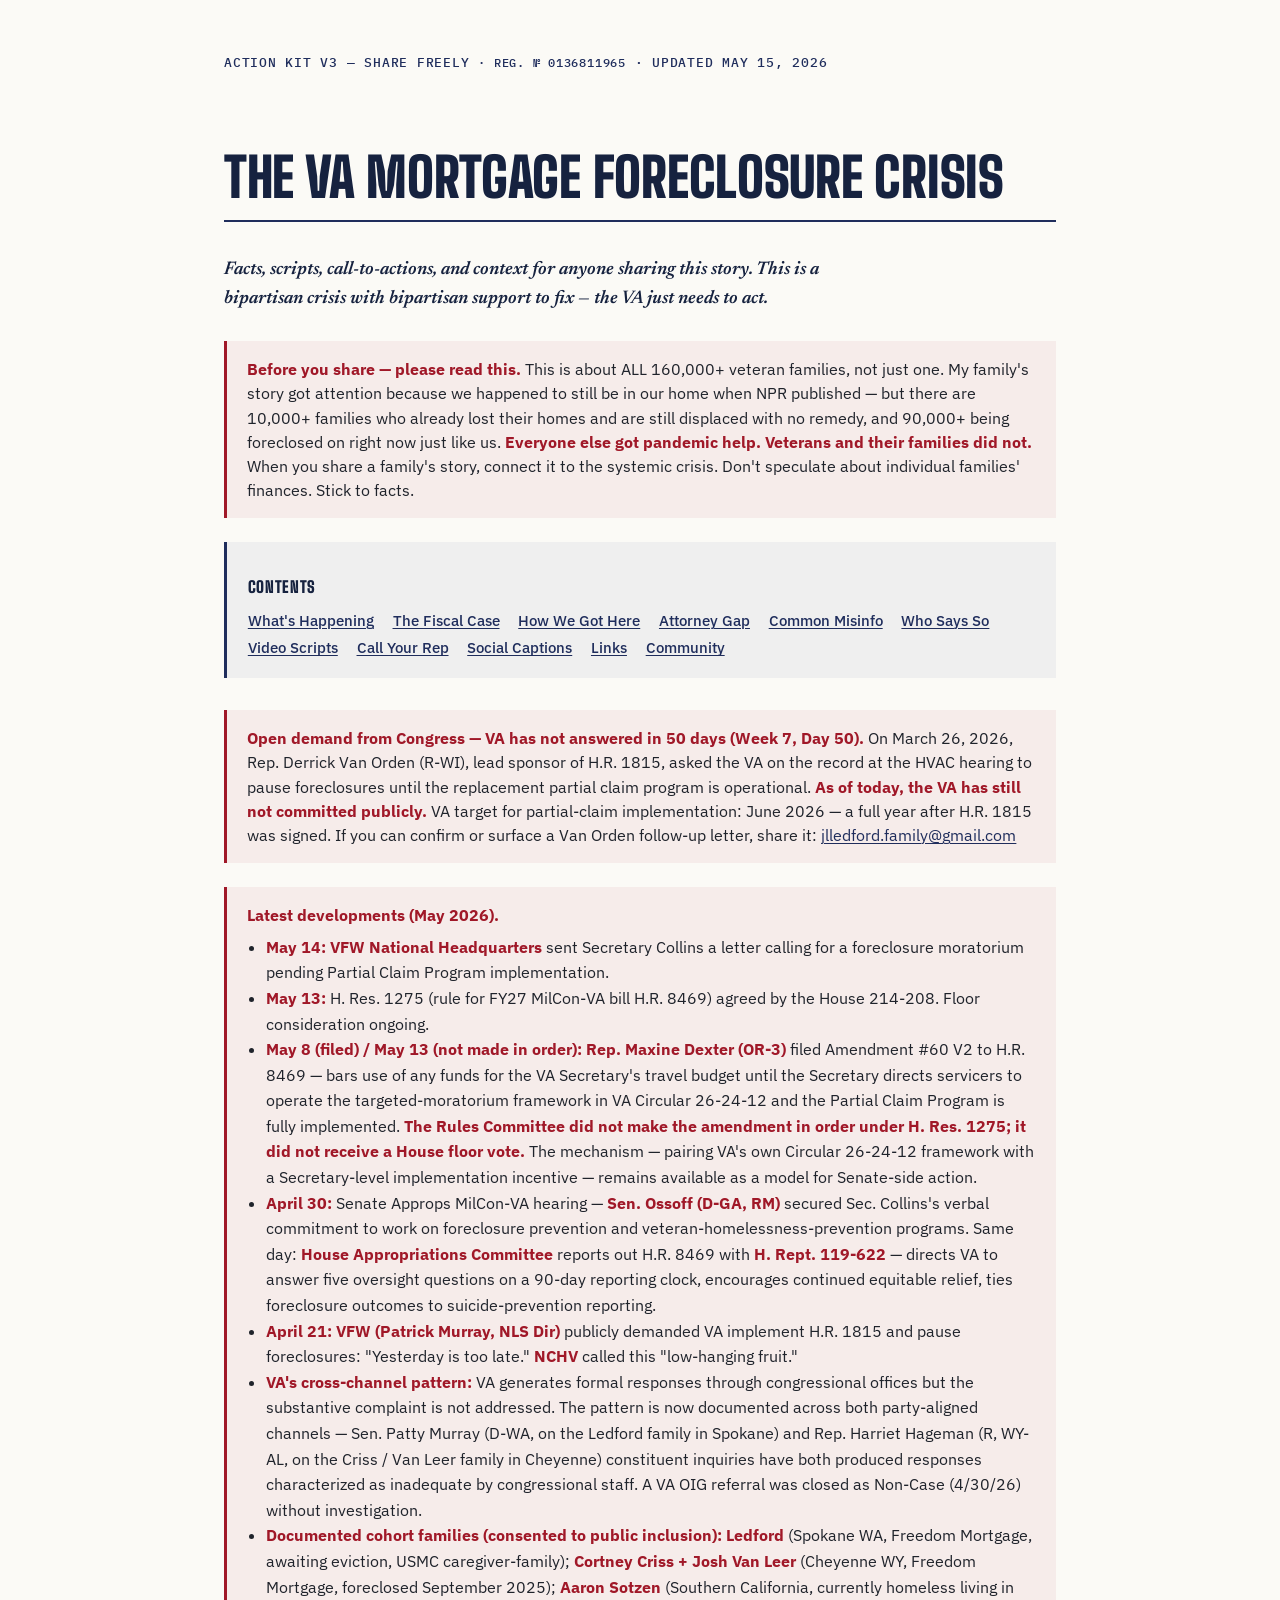
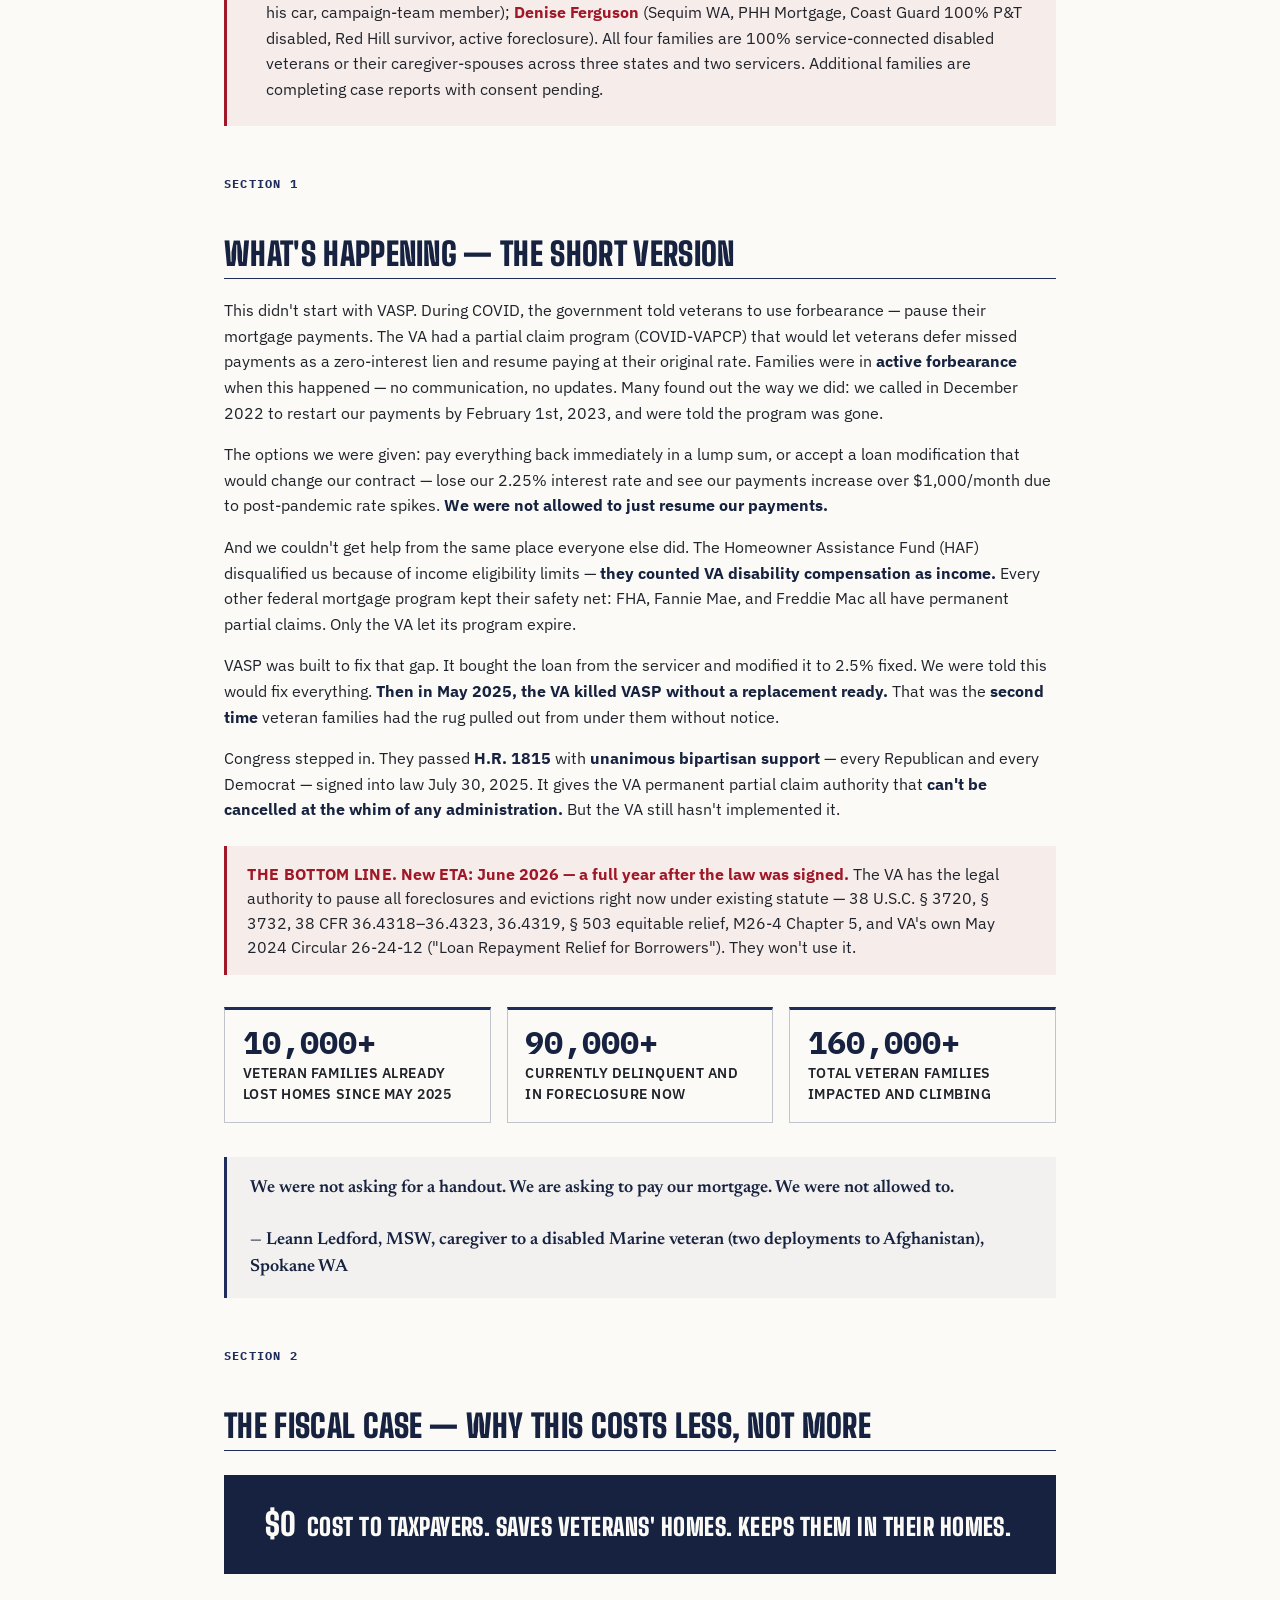
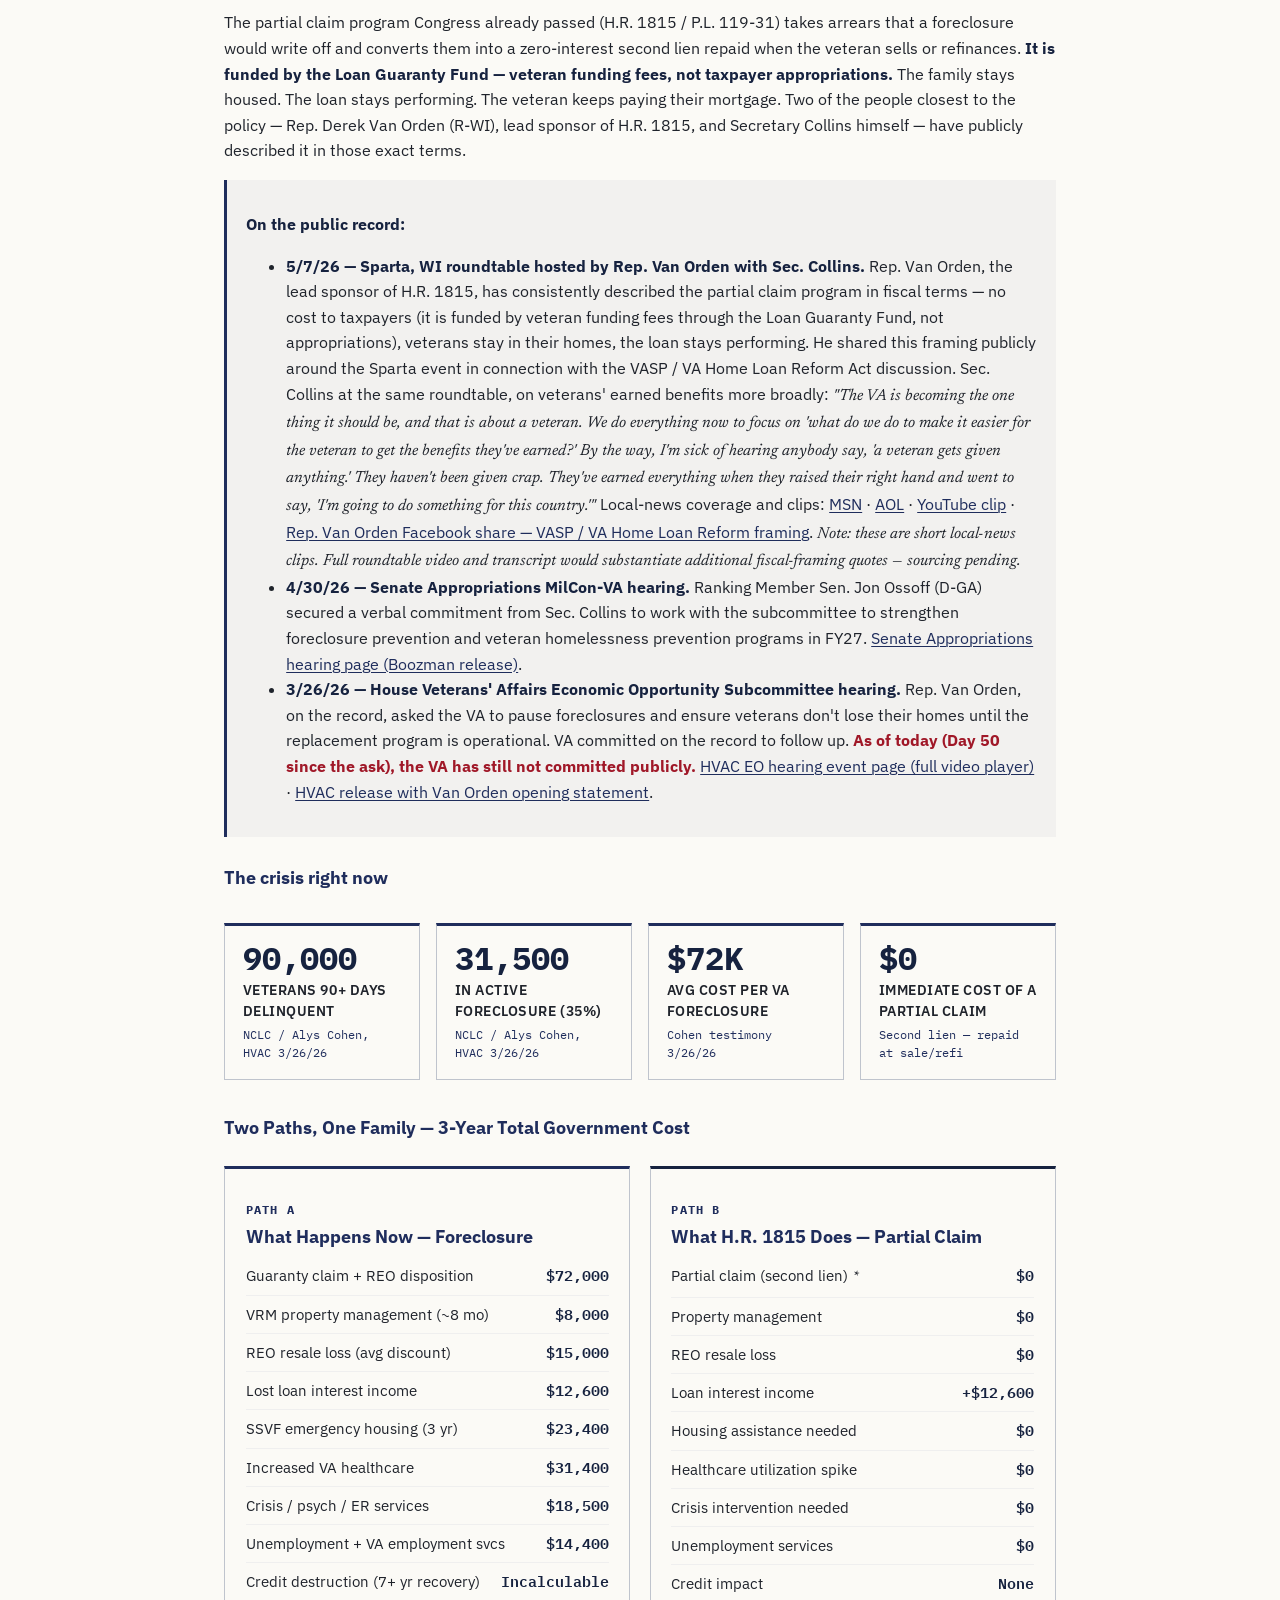
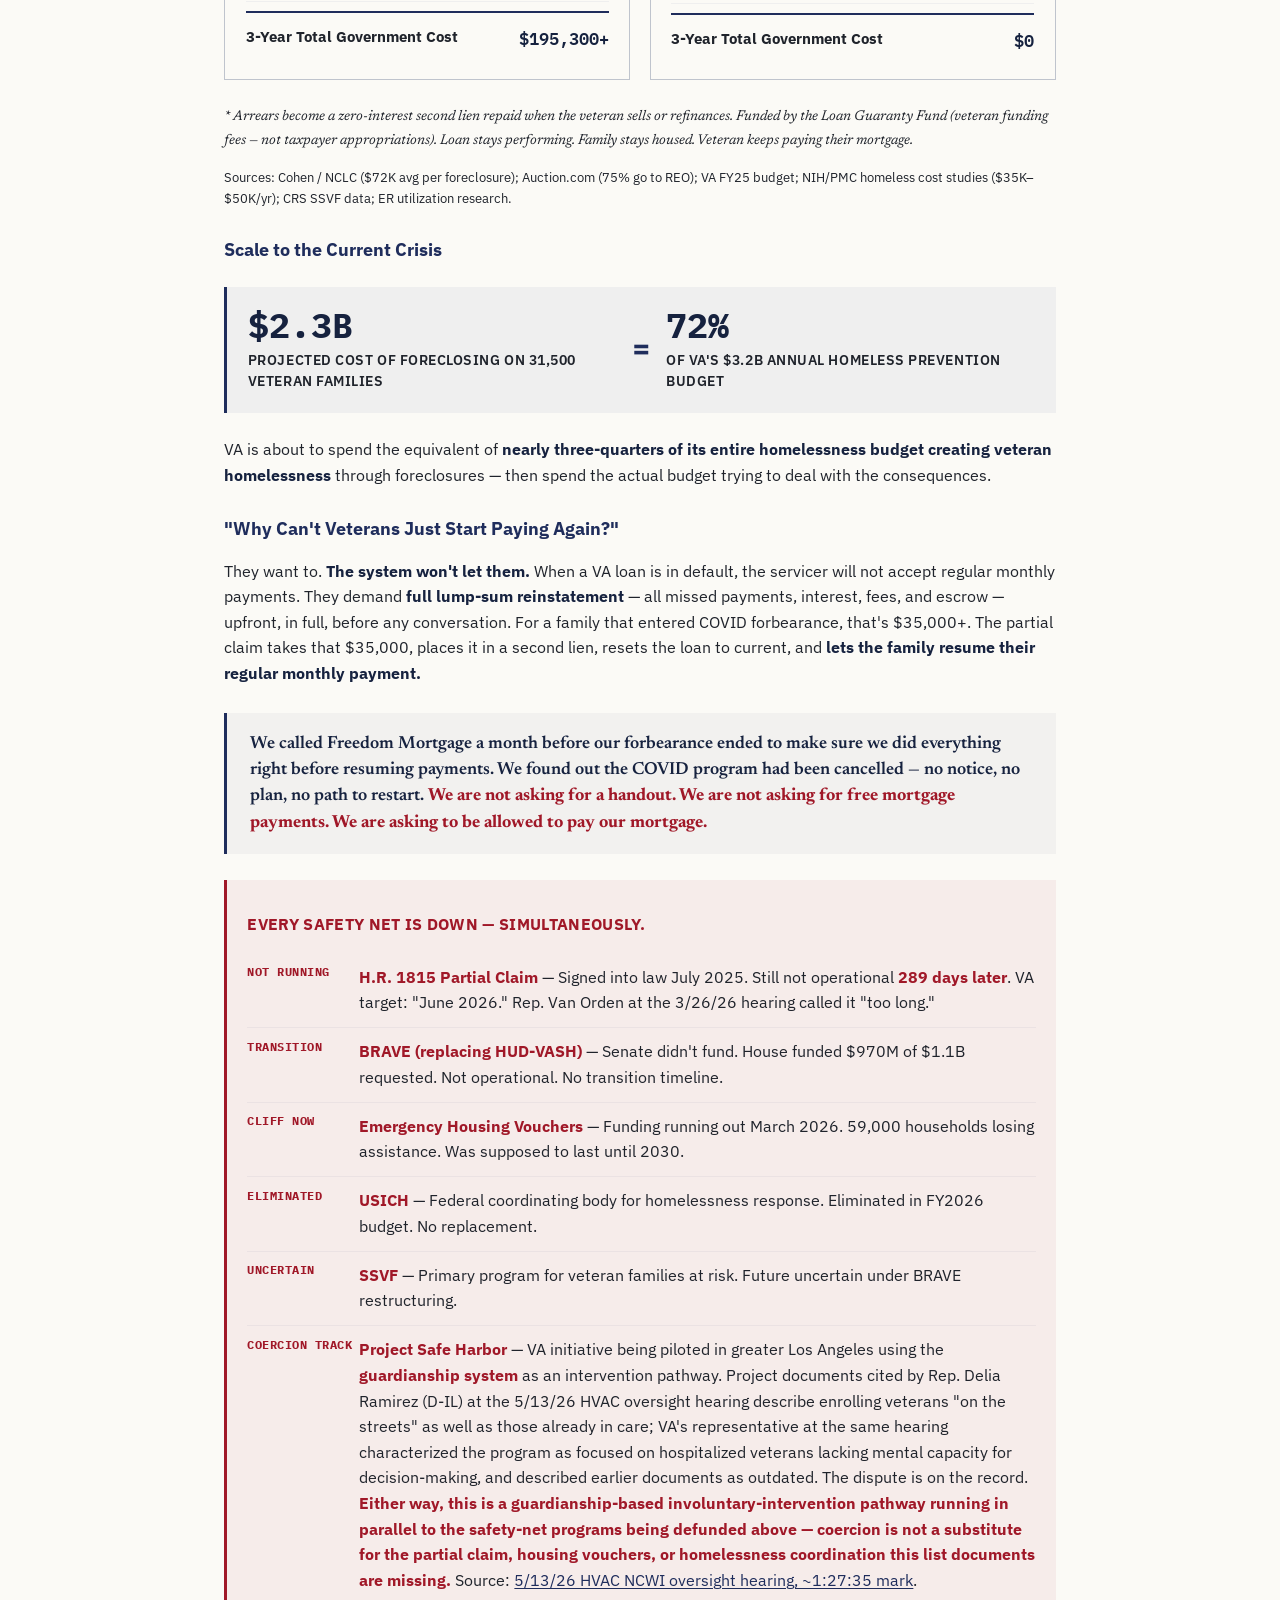
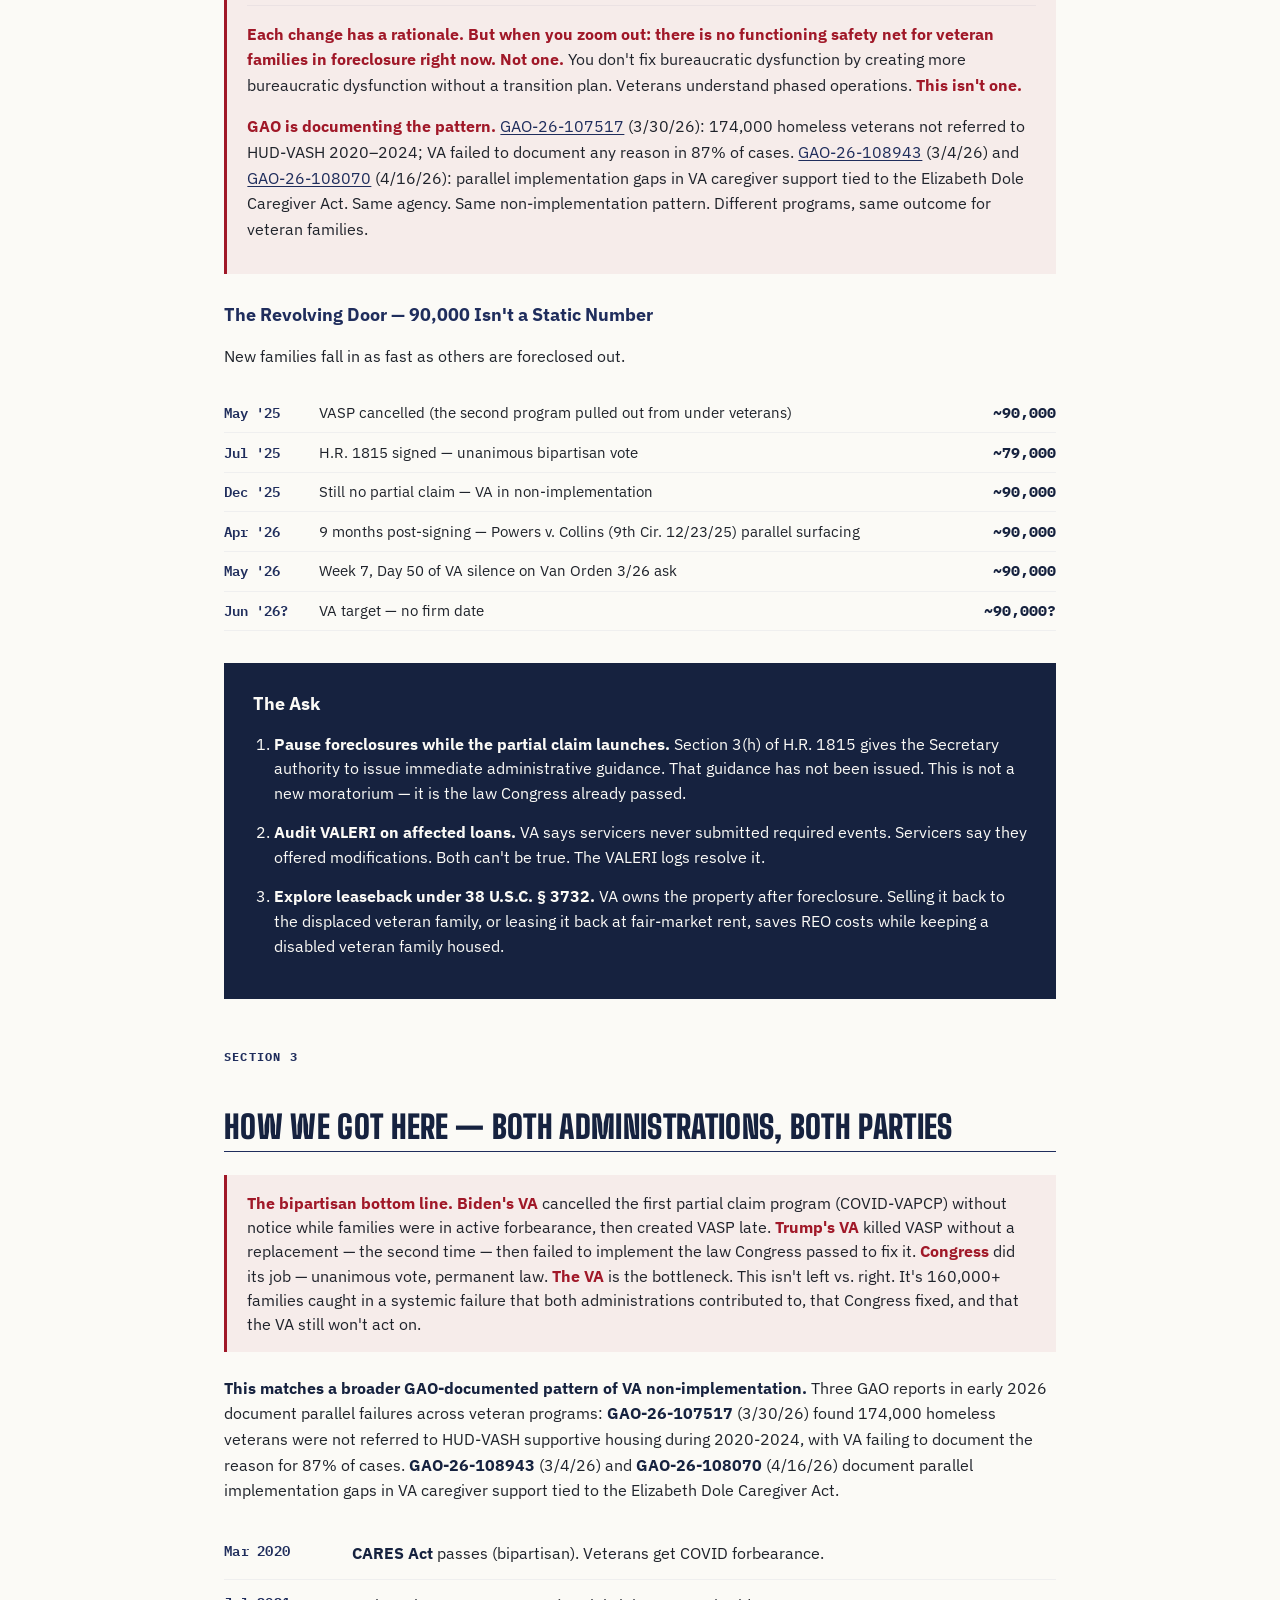
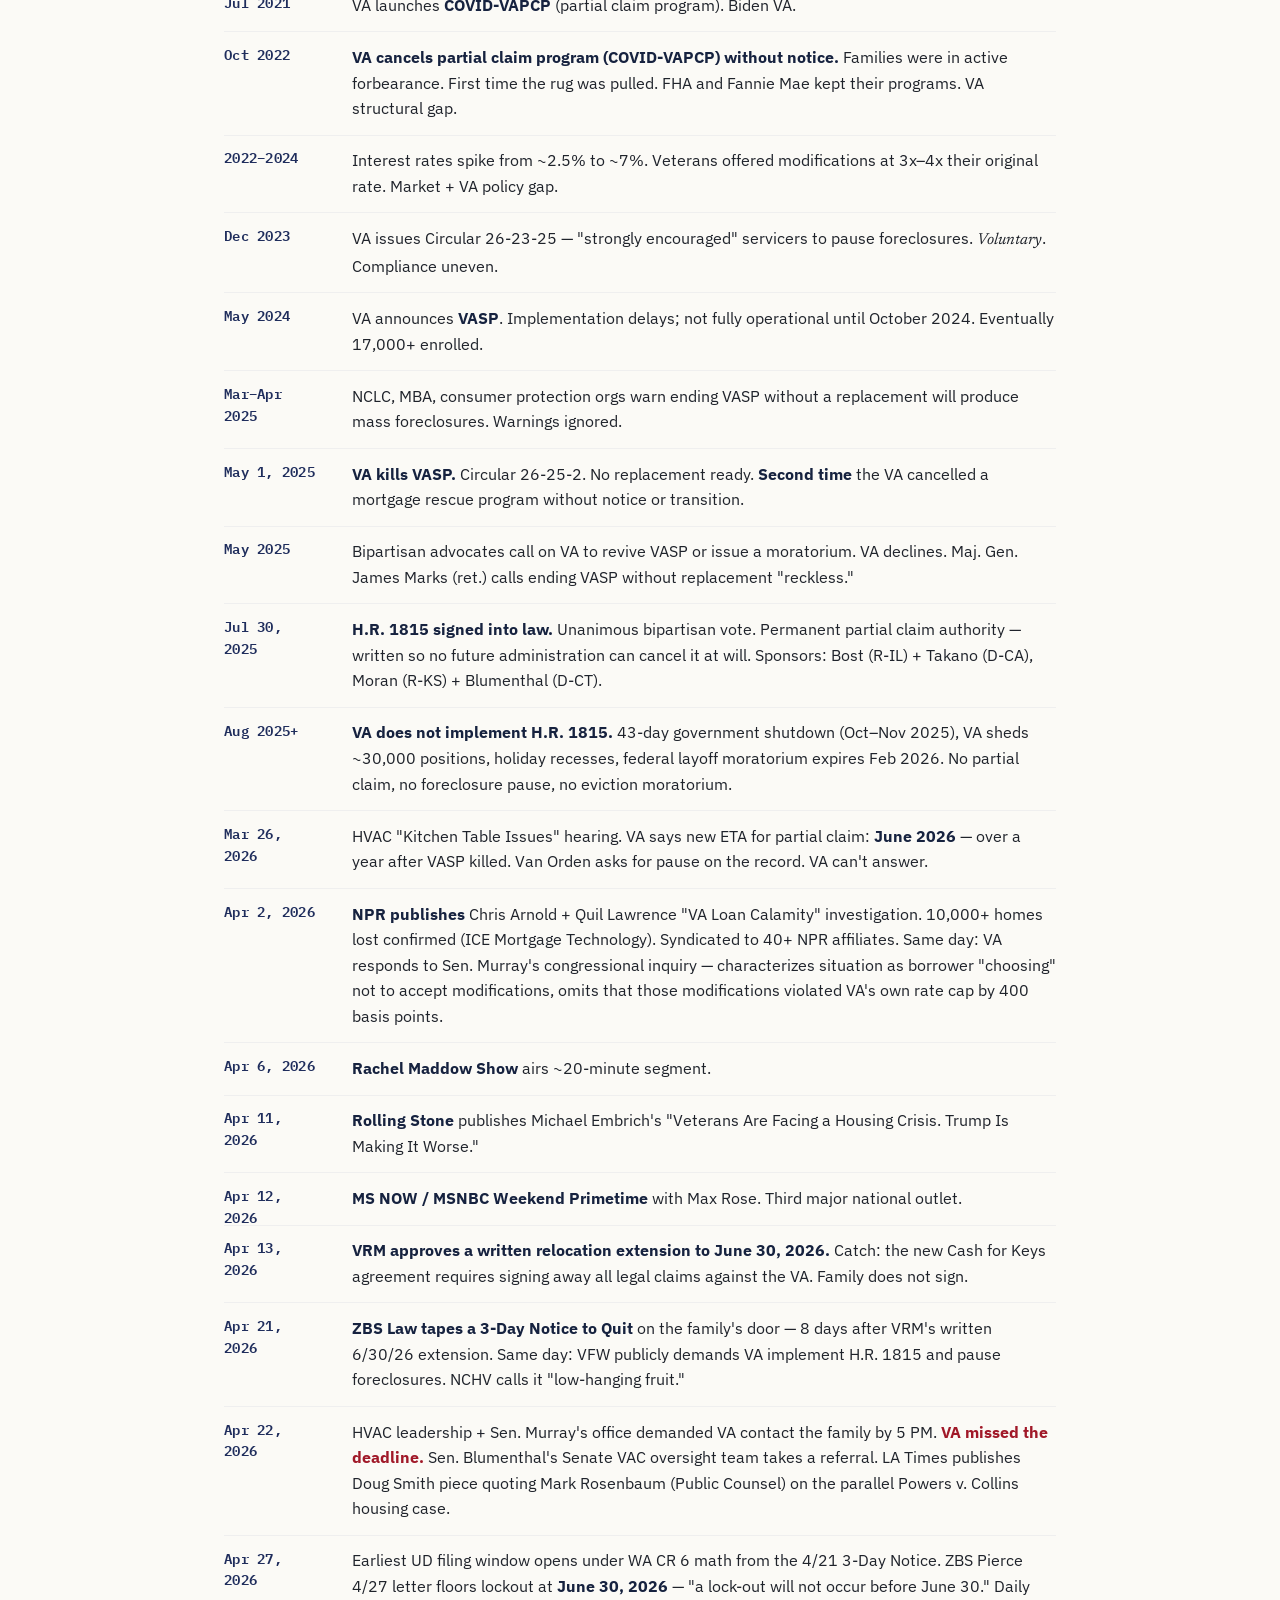
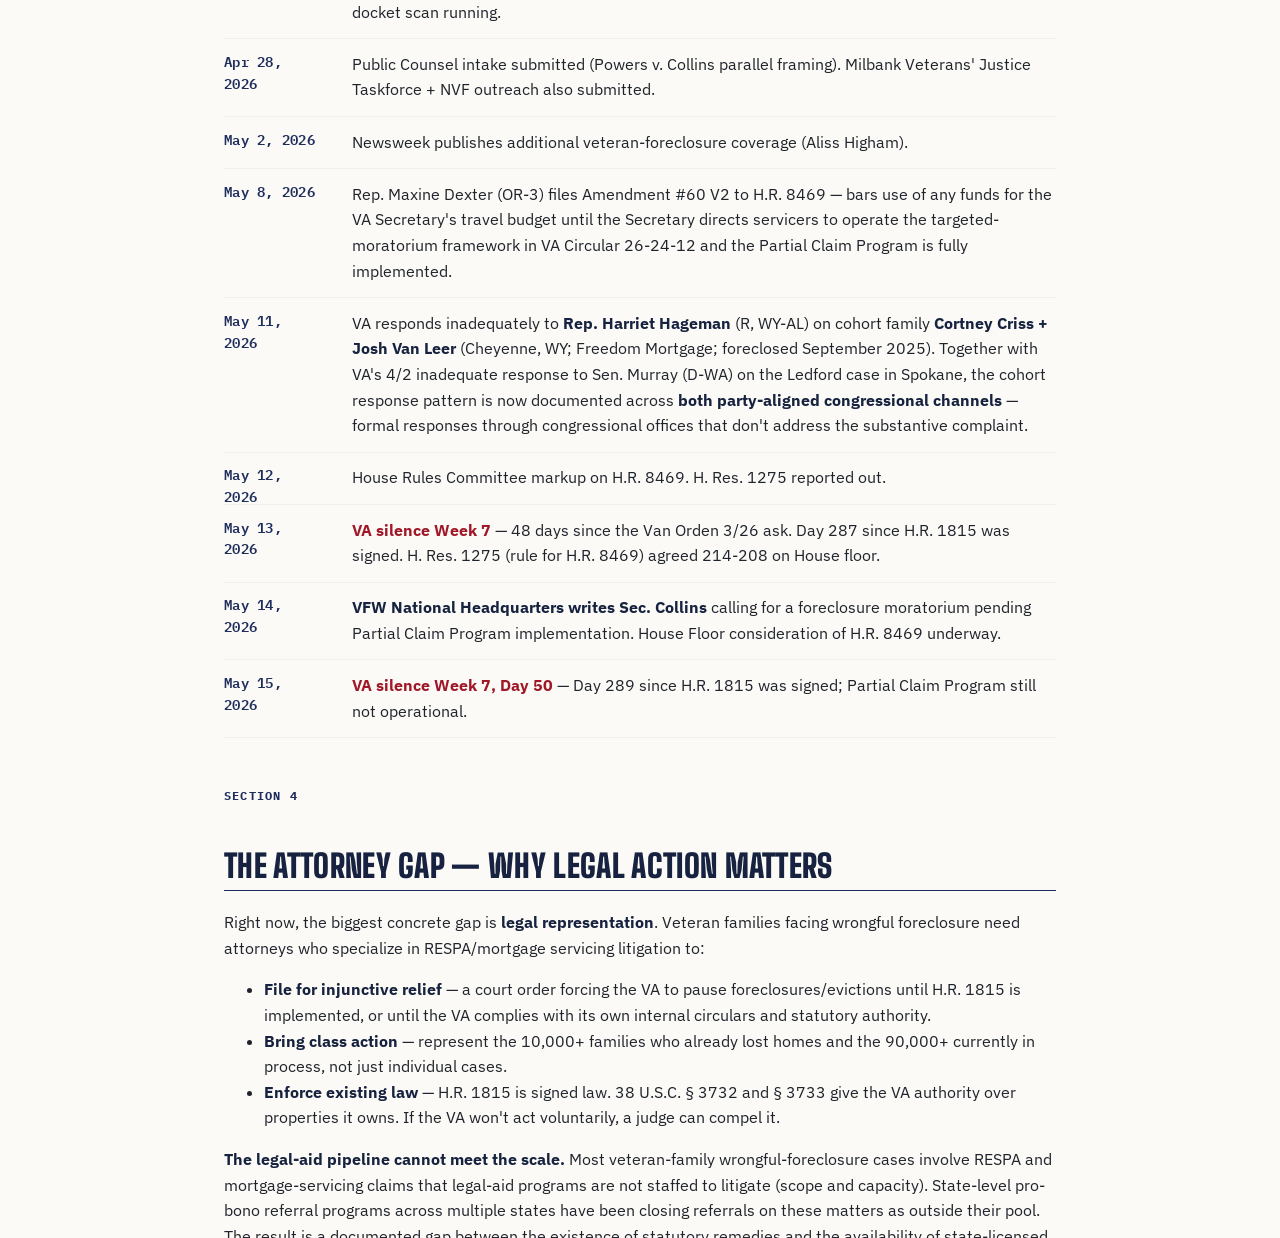
<file: fiscal-dashboard.html>
<!doctype html>
<html lang="en">
<head>
<meta charset="utf-8">
<meta name="viewport" content="width=device-width,initial-scale=1">
<title>Moved — VA Foreclosure Crisis Action Kit (Fiscal Case)</title>
<meta http-equiv="refresh" content="0; url=./#fiscal-case">
<link rel="canonical" href="./#fiscal-case">
<link rel="stylesheet" href="shared/brand.css">
<style>
  body { max-width: 640px; margin: 6em auto; padding: 0 1.5em; }
  .moved { background: var(--indigo-tint-5); border-left: 3px solid var(--indigo); padding: 1.4em 1.6em; }
  .moved h1 { font-family: var(--face-display); font-weight: 900; color: var(--indigo-deep); text-transform: uppercase; letter-spacing: 0.02em; font-size: 1.6rem; border-bottom: 2px solid var(--indigo); padding-bottom: 0.3em; }
  .moved a { color: var(--indigo-deep); font-weight: 700; }
</style>
</head>
<body>
<div class="moved">
<h1>This page has moved</h1>
<p>The Fiscal Case content has been consolidated into the main <strong><a href="./#fiscal-case">VA Foreclosure Crisis Action Kit &mdash; Section 2: The Fiscal Case</a></strong>. You should be redirected automatically.</p>
<p>If you are not redirected, <a href="./#fiscal-case">click here</a>.</p>
<p style="margin-top:1.5em; font-size:0.85rem; color:var(--charcoal);">Why the move: the Action Kit now carries the full fiscal analysis (Path A foreclosure vs Path B partial claim cost comparison, scale block, safety-net dismantling, revolving-door timeline, The Ask) alongside the talking points, scripts, and voices on the record. One canonical page, easier to keep in sync.</p>
</div>
</body>
</html>
</file>
<file: shared/brand.css>
/* ============================================================
   VAFC Brand Kit v1.0 — applied to GitHub Pages dashboards
   Source: Foreclosure Case/BRAND_KIT_v1.md (extracted from
   Congressional Brief v9, locked 2026-04-26).
   DO NOT mix with Catppuccin (personal-only). DO NOT add
   plum/gold/yellow/coral/terracotta/amber/teal/Inter.
   ============================================================ */

@import url('https://fonts.googleapis.com/css2?family=Big+Shoulders+Display:wght@900&family=IBM+Plex+Mono:wght@400;500;700&family=IBM+Plex+Sans:wght@400;500;600;700&family=Newsreader:ital,wght@0,400;0,600;0,700;1,400&display=swap');

:root {
  /* Locked five-color palette */
  --bg:            #FBFAF6;   /* warm off-white, NOT pure white */
  --charcoal:      #1F232B;   /* body text */
  --indigo:        #1F2D5C;   /* anchor accent — does ~95% of work */
  --indigo-deep:   #16223F;   /* H1/H2 + framing-flag solid blocks */
  --crimson:       #A01828;   /* signal only — DAY counter, harm flags */

  /* Tints */
  --indigo-tint-4: rgba(31, 45, 92, 0.04);
  --indigo-tint-5: rgba(31, 45, 92, 0.05);
  --crimson-tint-6: rgba(160, 24, 40, 0.06);

  --cell-border:   #BFC4CD;   /* 0.4pt cool-grey table borders */

  /* Typefaces */
  --face-display:  'Big Shoulders Display', 'Arial Narrow', sans-serif;
  --face-editorial: 'Newsreader', 'Source Serif 4', Georgia, serif;
  --face-body:     'IBM Plex Sans', system-ui, sans-serif;
  --face-mono:     'IBM Plex Mono', 'SFMono-Regular', Menlo, monospace;
}

* { box-sizing: border-box; }

html, body {
  margin: 0;
  padding: 0;
  background: var(--bg);
  color: var(--charcoal);
  font-family: var(--face-body);
  font-weight: 400;
  font-size: 16px;
  line-height: 1.55;
  -webkit-font-smoothing: antialiased;
}

/* Headings: Big Shoulders for display, IBM Plex Sans for sub-heads (H3/H4) */
h1, h2 {
  font-family: var(--face-display);
  font-weight: 900;
  color: var(--indigo-deep);
  text-transform: uppercase;
  letter-spacing: -0.005em;
  line-height: 1.05;
  margin: 1.4em 0 0.6em;
}
h1 {
  font-size: clamp(2rem, 4.6vw, 3.4rem);
  border-bottom: 2.5px solid var(--indigo);
  padding-bottom: 0.25em;
}
h2 {
  font-size: clamp(1.4rem, 2.8vw, 2rem);
  border-bottom: 1px solid var(--indigo);
  padding-bottom: 0.2em;
  letter-spacing: 0.01em;
}
h3 {
  font-family: var(--face-body);
  font-weight: 700;
  color: var(--indigo);
  font-size: 1.15rem;
  margin: 1.4em 0 0.4em;
}
h4 {
  font-family: var(--face-body);
  font-weight: 600;
  color: var(--charcoal);
  font-size: 1rem;
  margin: 1.2em 0 0.3em;
}

p, li { font-size: 1rem; line-height: 1.6; }

a {
  color: var(--indigo);
  text-decoration: underline;
  text-underline-offset: 2px;
  text-decoration-thickness: 1px;
}
a:hover { color: var(--indigo-deep); text-decoration-thickness: 2px; }

strong, b { font-weight: 700; color: var(--indigo-deep); }
em, i { font-family: var(--face-editorial); font-style: italic; }

hr { border: none; border-top: 1px solid var(--indigo); opacity: 0.4; margin: 2em 0; }

/* Editorial pull-quote / subtitle */
.subtitle {
  font-family: var(--face-editorial);
  font-style: italic;
  font-weight: 600;
  color: var(--indigo-deep);
  font-size: 1.15rem;
  margin: 0.4em 0 1.5em;
  max-width: 60ch;
}

.pull-quote, blockquote {
  font-family: var(--face-editorial);
  font-weight: 600;
  color: var(--indigo-deep);
  font-size: 1.1rem;
  line-height: 1.5;
  background: var(--indigo-tint-4);
  border-left: 3px solid var(--indigo);
  padding: 1em 1.3em;
  margin: 1.5em 0;
}
.pull-quote strong, blockquote strong { color: var(--crimson); }

/* Strong callout — crimson signal */
.callout {
  background: var(--crimson-tint-6);
  border-left: 3px solid var(--crimson);
  padding: 1em 1.3em;
  margin: 1.5em 0;
  font-size: 0.98rem;
}
.callout strong { color: var(--crimson); font-weight: 700; }

/* Framing-flag (loud, reserved for 1-2 per page) */
.framing-flag {
  background: var(--indigo-deep);
  color: var(--bg);
  font-family: var(--face-display);
  font-weight: 900;
  font-size: 1.05rem;
  text-transform: uppercase;
  letter-spacing: 0.02em;
  padding: 0.9em 1.2em;
  margin: 1.5em 0;
  line-height: 1.25;
}

/* Numerals + docket refs */
.reg-num, .mono, code, kbd, samp {
  font-family: var(--face-mono);
  font-weight: 500;
  font-size: 0.92em;
  color: var(--indigo);
}

/* DAY counter — crimson signal, mono */
.day-counter {
  font-family: var(--face-mono);
  font-weight: 700;
  color: var(--crimson);
  font-size: 0.95rem;
  letter-spacing: 0.04em;
  text-transform: uppercase;
}

/* Harm-flag inline */
.harm-flag {
  color: var(--crimson);
  font-weight: 700;
}

/* Tables */
table {
  width: 100%;
  border-collapse: collapse;
  margin: 1.5em 0;
  font-size: 0.95rem;
}
thead th {
  background: var(--indigo-deep);
  color: var(--bg);
  font-family: var(--face-body);
  font-weight: 700;
  font-size: 0.82rem;
  text-transform: uppercase;
  letter-spacing: 0.04em;
  padding: 0.6em 0.8em;
  text-align: left;
  border: 0.4pt solid var(--cell-border);
}
tbody td {
  padding: 0.55em 0.8em;
  border: 0.4pt solid var(--cell-border);
  vertical-align: top;
  line-height: 1.4;
}
tbody tr:nth-child(even) td { background: var(--indigo-tint-4); }

/* Card / metric block */
.kpi-card {
  background: var(--bg);
  border: 1px solid var(--cell-border);
  border-top: 3px solid var(--indigo);
  padding: 1em 1.1em;
  margin: 0.5em 0;
}
.kpi-card .figure {
  font-family: var(--face-mono);
  font-weight: 700;
  font-size: 2rem;
  color: var(--indigo-deep);
  line-height: 1;
  display: block;
}
.kpi-card .label {
  font-family: var(--face-body);
  font-weight: 600;
  font-size: 0.85rem;
  color: var(--charcoal);
  text-transform: uppercase;
  letter-spacing: 0.04em;
  margin-top: 0.4em;
  display: block;
}
.kpi-card .source {
  font-family: var(--face-mono);
  font-size: 0.75rem;
  color: var(--indigo);
  margin-top: 0.3em;
  display: block;
}

.kpi-grid {
  display: grid;
  grid-template-columns: repeat(auto-fit, minmax(180px, 1fr));
  gap: 1em;
  margin: 1.5em 0;
}

/* Page wrapper */
.page {
  max-width: 880px;
  margin: 0 auto;
  padding: 2.5em 1.5em 4em;
}

/* Header / meta strip */
.meta-strip {
  font-family: var(--face-mono);
  font-weight: 500;
  font-size: 0.8rem;
  color: var(--indigo);
  text-transform: uppercase;
  letter-spacing: 0.06em;
  margin-bottom: 0.6em;
}

/* Footer */
.page-footer {
  margin-top: 4em;
  padding-top: 1.5em;
  border-top: 1px solid var(--indigo);
  font-size: 0.88rem;
  color: var(--charcoal);
  line-height: 1.5;
}
.page-footer .reg-num { display: inline-block; margin-right: 0.6em; }

/* Section break */
.section {
  margin: 3em 0;
}
.section-label {
  font-family: var(--face-mono);
  font-weight: 700;
  font-size: 0.75rem;
  color: var(--indigo);
  text-transform: uppercase;
  letter-spacing: 0.1em;
  margin-bottom: 0.2em;
}

/* Timeline list */
.timeline {
  list-style: none;
  padding: 0;
  margin: 1.5em 0;
}
.timeline li {
  padding: 0.8em 0 0.8em 8em;
  border-bottom: 1px solid var(--indigo-tint-5);
  position: relative;
  margin: 0;
}
.timeline li .when {
  position: absolute;
  left: 0;
  top: 0.8em;
  width: 7em;
  font-family: var(--face-mono);
  font-weight: 600;
  font-size: 0.85rem;
  color: var(--indigo);
  letter-spacing: 0.02em;
}

/* Anchor offsets so #timeline etc lands cleanly */
:target { scroll-margin-top: 1em; }

/* Buttons / TOC links */
.toc {
  background: var(--indigo-tint-5);
  border-left: 3px solid var(--indigo);
  padding: 1em 1.3em;
  margin: 1.5em 0 2em;
}
.toc-title {
  font-family: var(--face-display);
  font-weight: 900;
  font-size: 1rem;
  color: var(--indigo-deep);
  text-transform: uppercase;
  letter-spacing: 0.04em;
  margin-bottom: 0.5em;
}
.toc a {
  display: inline-block;
  margin: 0.15em 1em 0.15em 0;
  font-family: var(--face-body);
  font-weight: 500;
  font-size: 0.92rem;
}

/* Responsive */
@media (max-width: 600px) {
  .page { padding: 1.5em 1em 3em; }
  h1 { font-size: 1.8rem; }
  h2 { font-size: 1.3rem; }
  .kpi-card .figure { font-size: 1.6rem; }
  .timeline li { padding-left: 0; padding-top: 1.8em; }
  .timeline li .when { position: static; display: block; margin-bottom:
</file>
